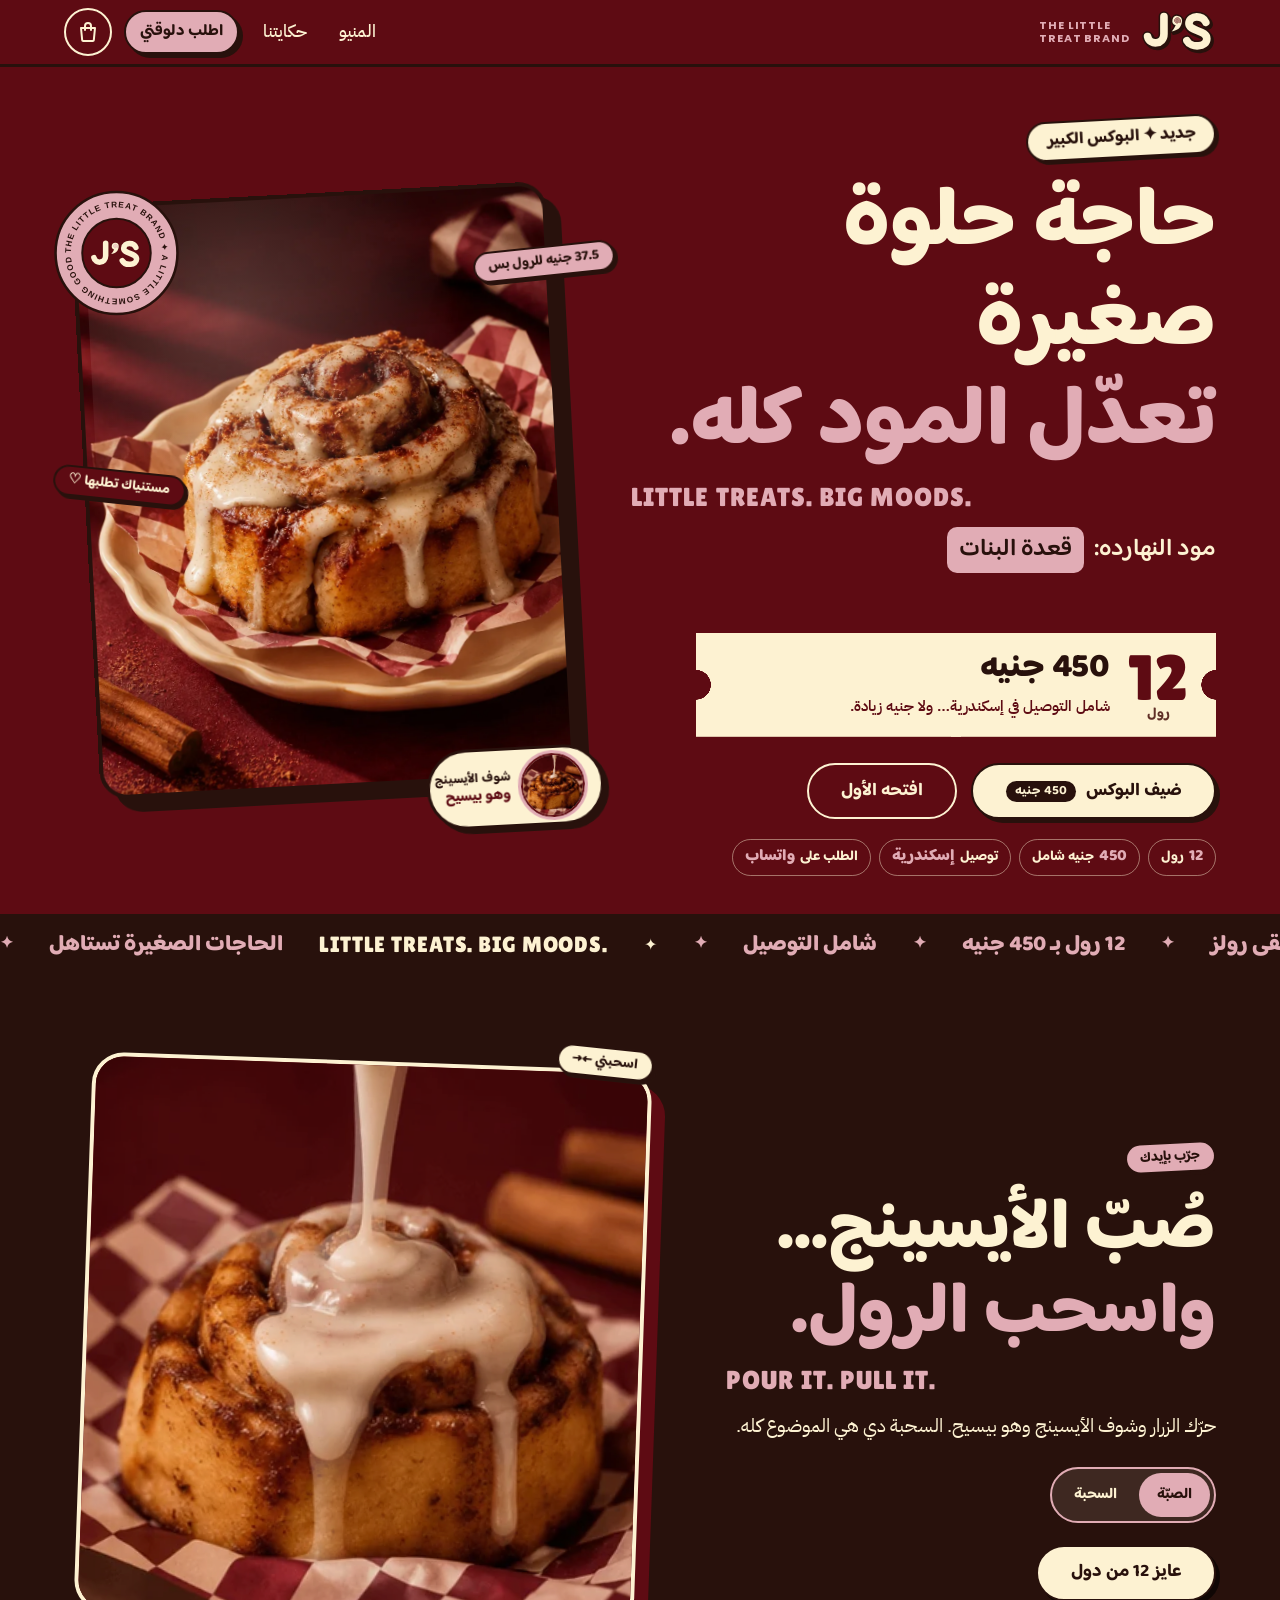
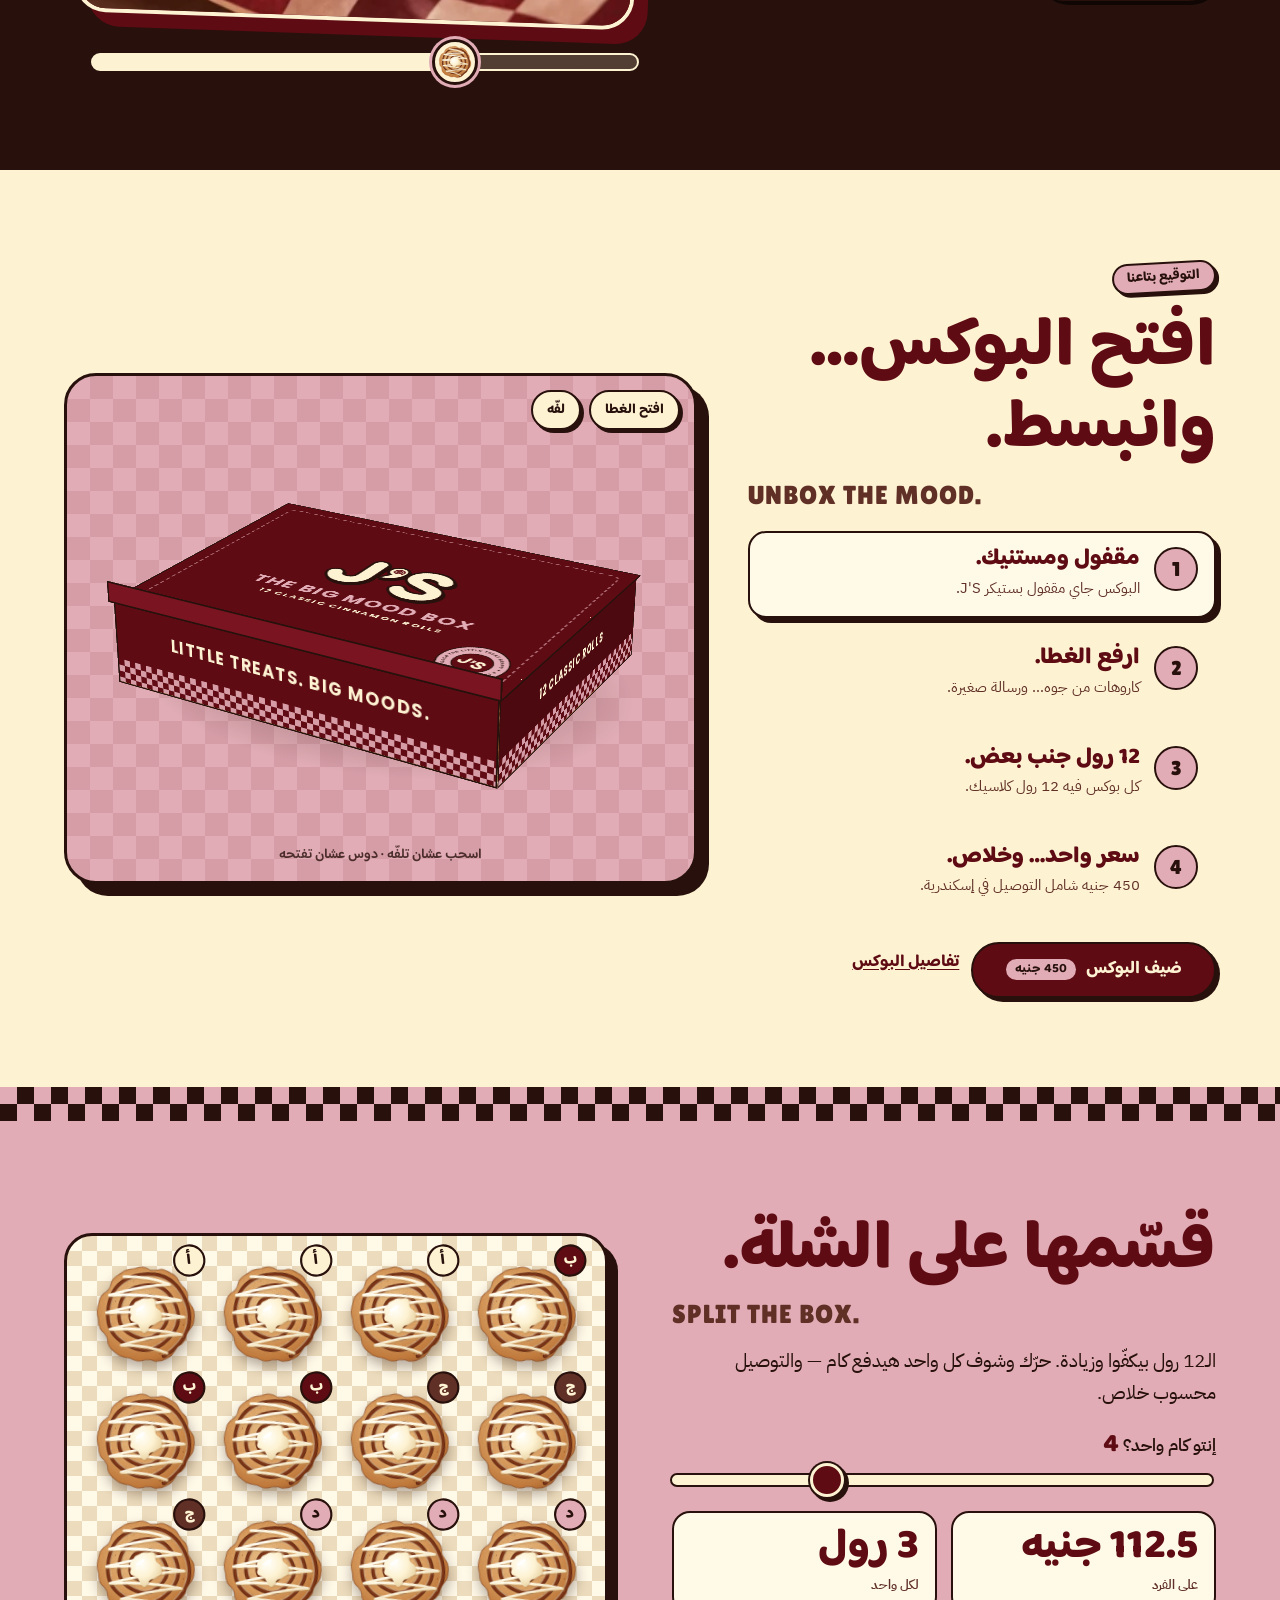
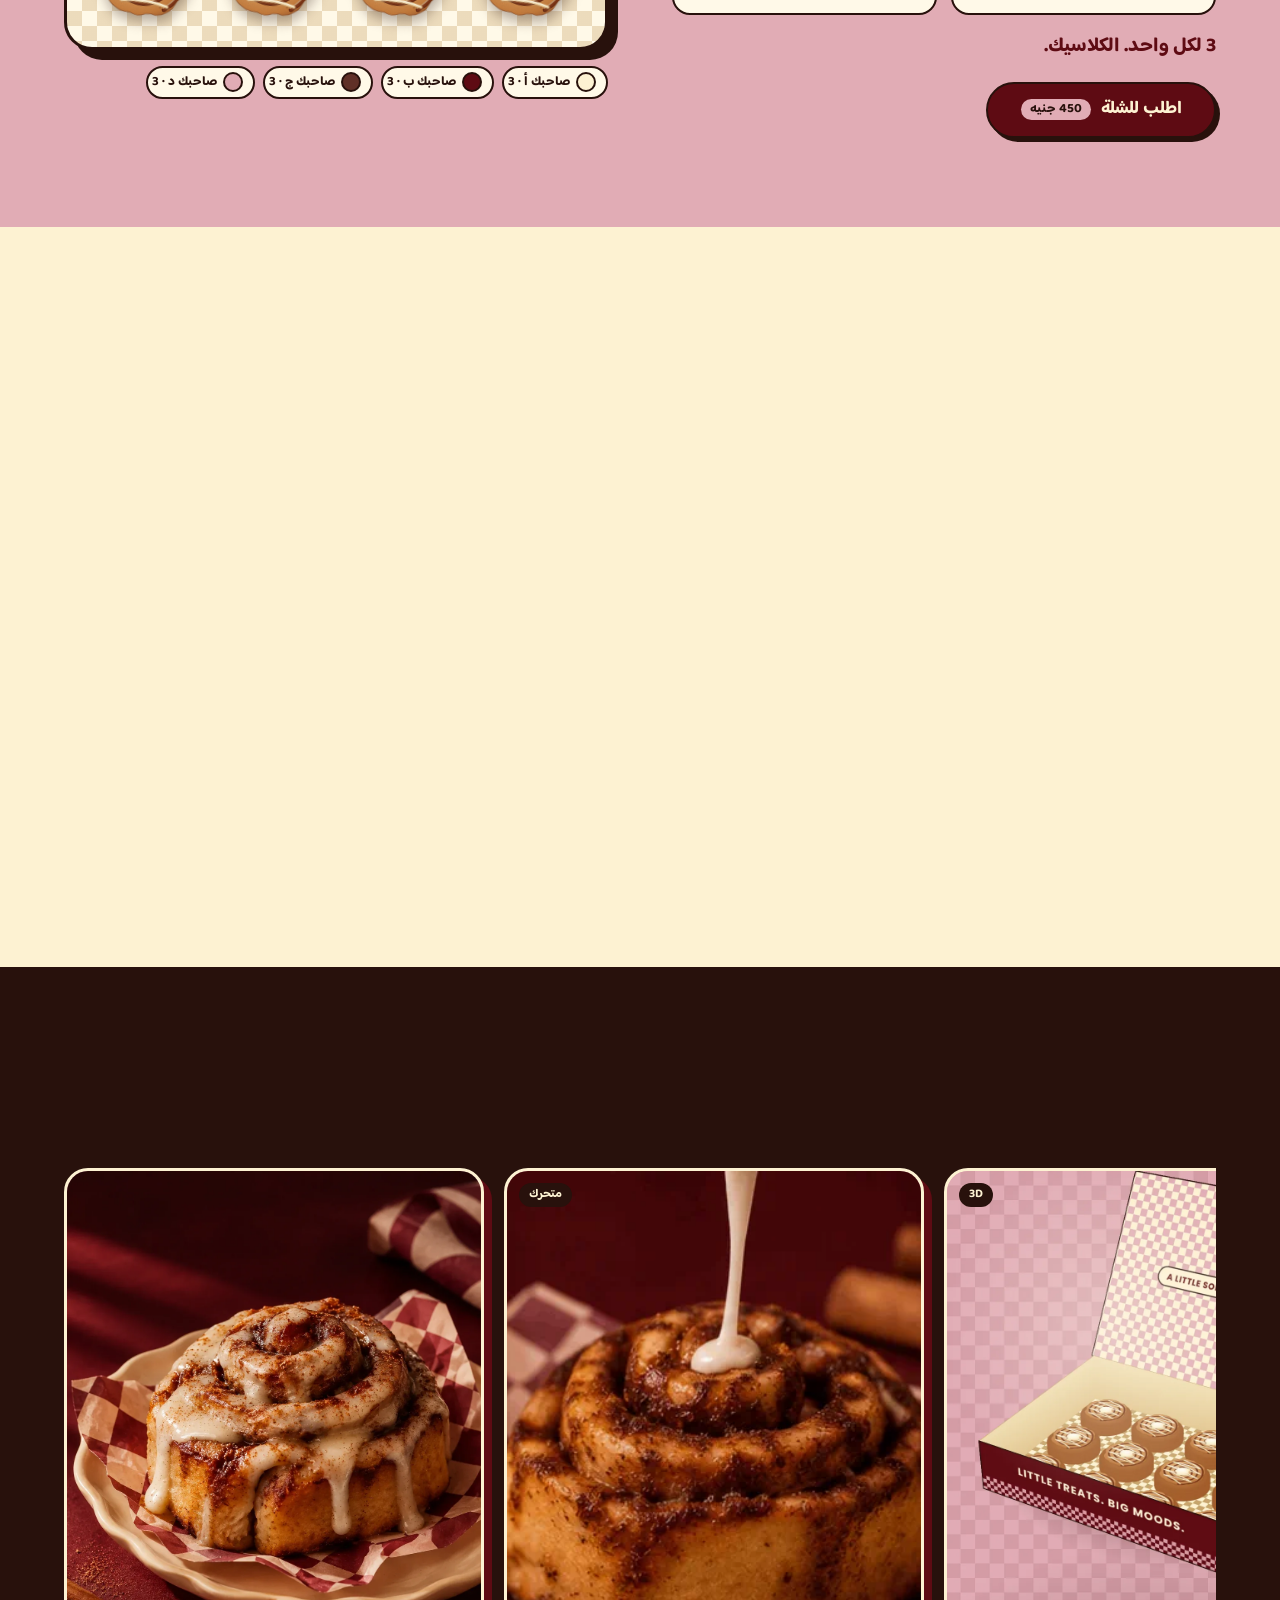
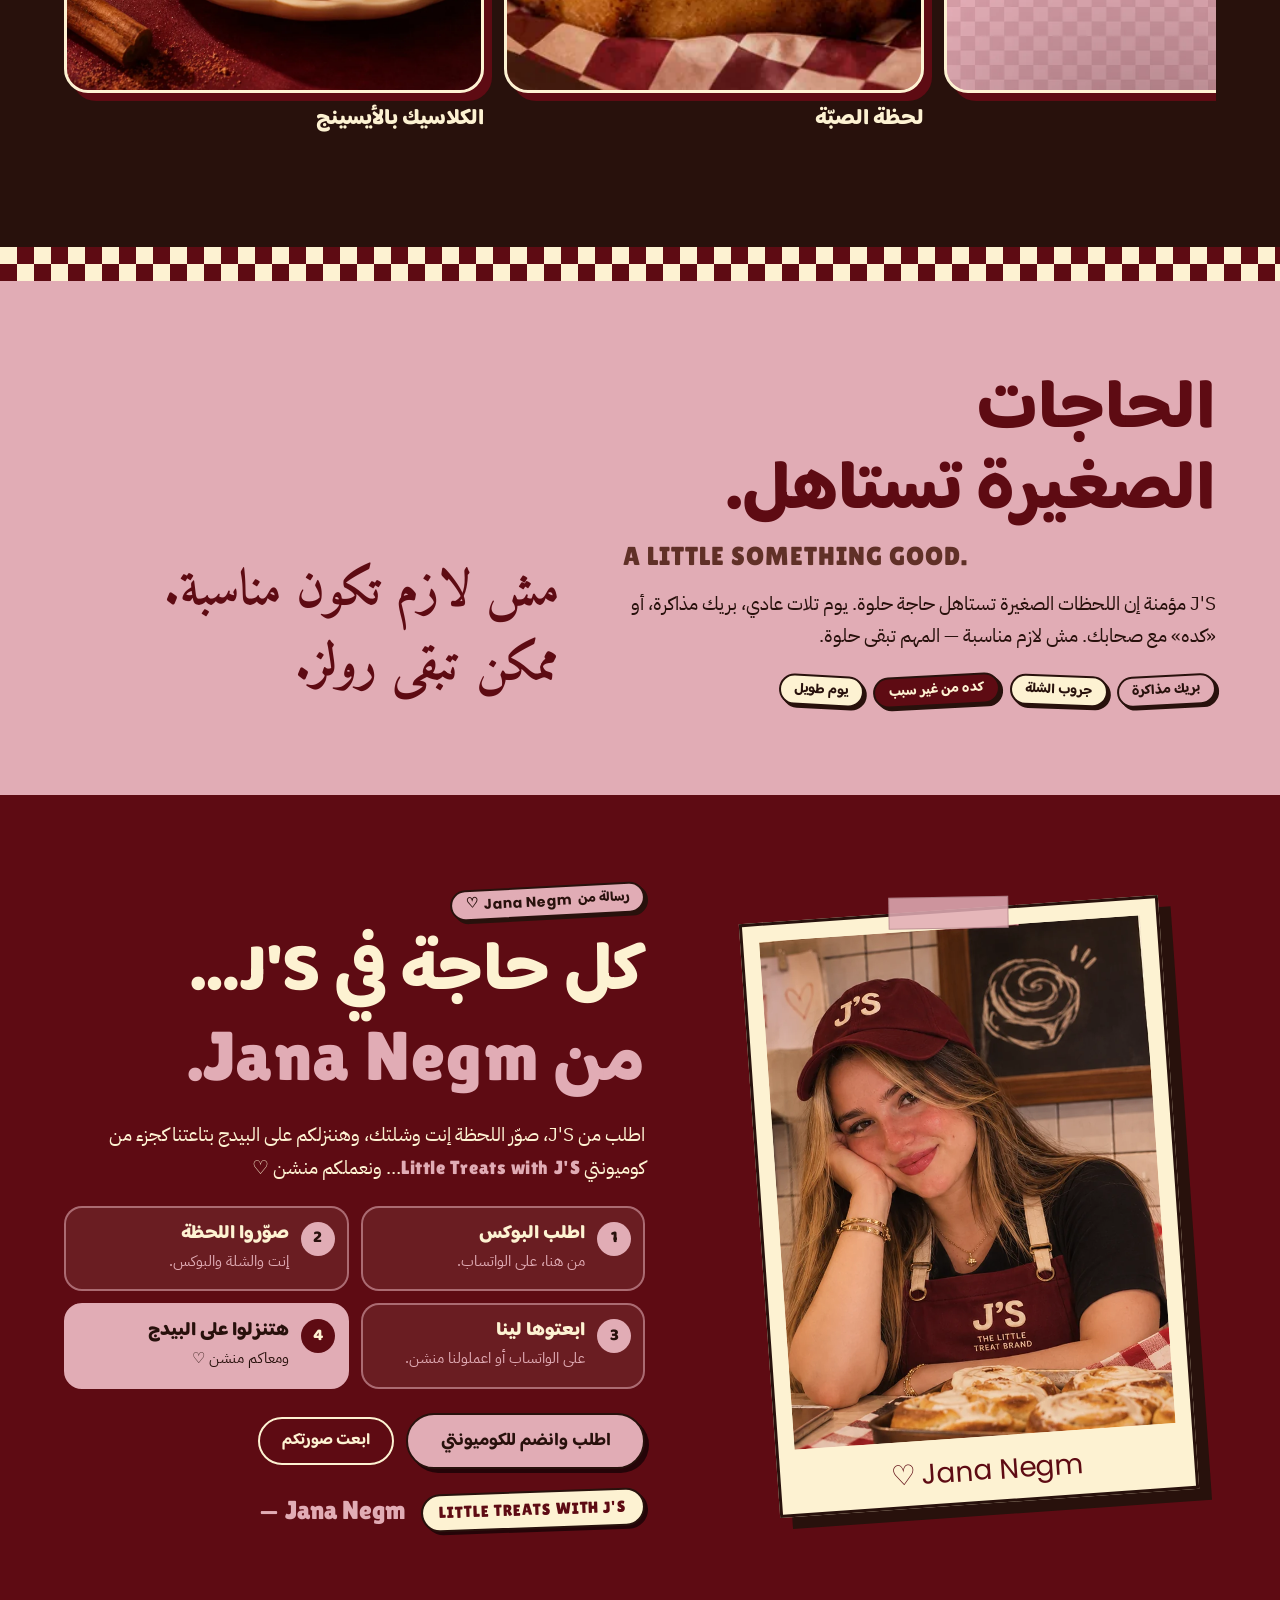
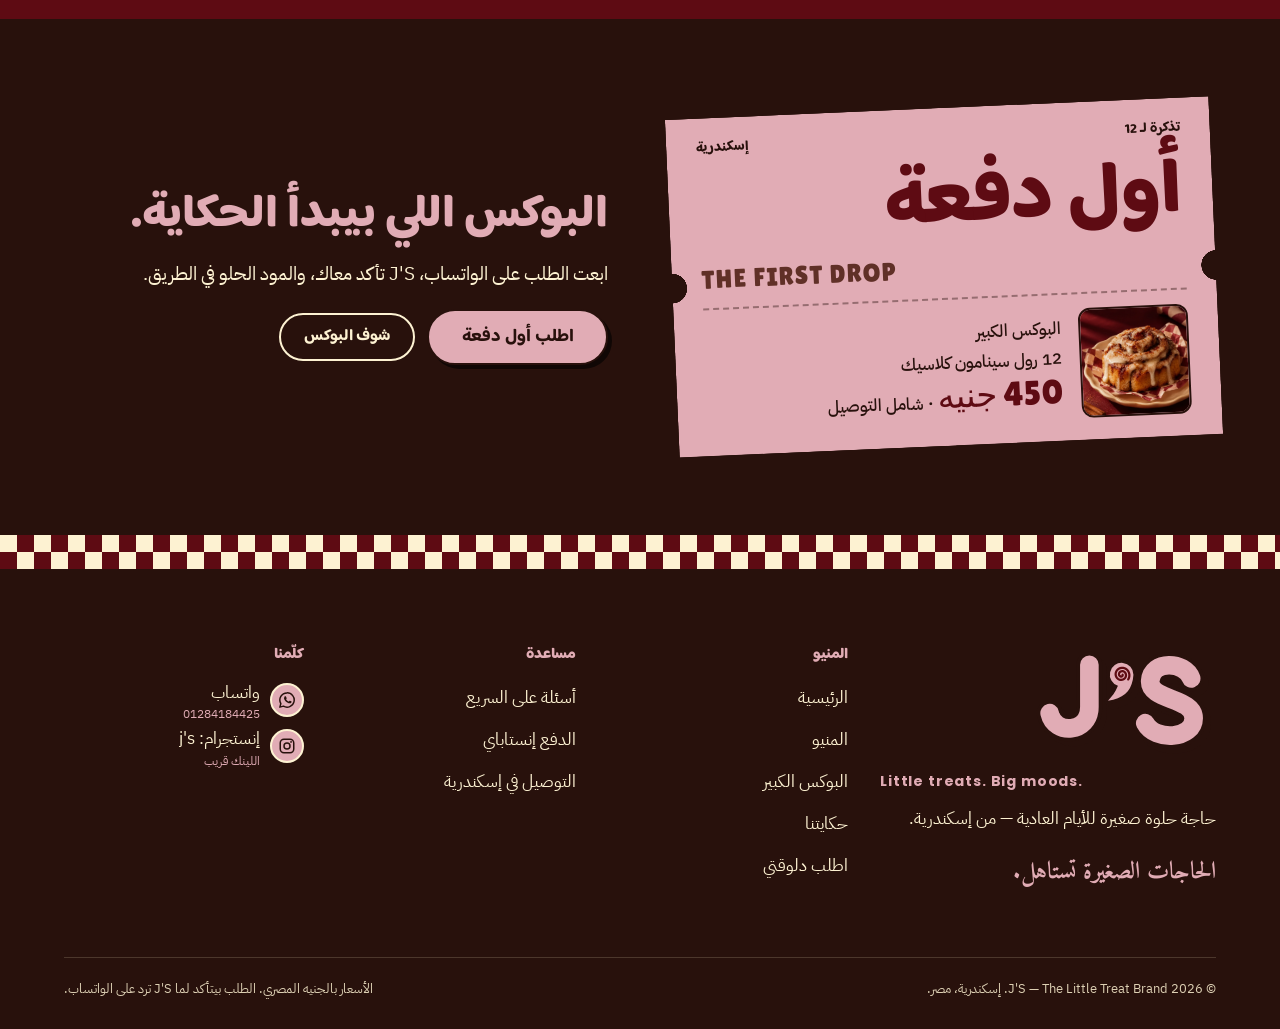
<file: index.html>
<!DOCTYPE html>
<html lang="ar" dir="rtl">
<head>
<meta charset="utf-8">
<meta name="viewport" content="width=device-width, initial-scale=1">
<title>J'S — حاجة حلوة صغيرة تعدّل المود كله</title>
<meta name="description" content="J'S — براند الحاجات الحلوة الصغيرة من إسكندرية. البوكس الكبير: 12 رول سينامون كلاسيك بـ 450 جنيه شامل التوصيل. اطلب على الواتساب.">
<meta name="theme-color" content="#5E0B13">
<meta property="og:title" content="J'S — البوكس الكبير · 12 رول بـ 450 جنيه شامل التوصيل">
<meta property="og:description" content="12 رول سينامون كلاسيك · 450 جنيه شامل التوصيل في إسكندرية · اطلب على الواتساب. Little treats. Big moods.">
<meta property="og:type" content="website">
<meta property="og:locale" content="ar_EG">
<meta property="og:image" content="assets/images/og-image.png">
<meta name="twitter:card" content="summary_large_image">
<link rel="icon" type="image/svg+xml" href="assets/brand/favicon.svg">
<link rel="apple-touch-icon" href="assets/brand/apple-touch-icon.png">
<link rel="manifest" href="site.webmanifest">
<link rel="preload" as="image" href="assets/photos/roll-hero.webp">
<link rel="preconnect" href="https://fonts.googleapis.com">
<link rel="preconnect" href="https://fonts.gstatic.com" crossorigin>
<link href="https://fonts.googleapis.com/css2?family=Amiri:wght@700&family=Baloo+Bhaijaan+2:wght@500;600;700;800&family=IBM+Plex+Sans+Arabic:wght@400;500;600;700&family=Lilita+One&family=Poppins:wght@500;600;700&display=swap" rel="stylesheet">
<link rel="stylesheet" href="css/styles.css">
<script type="application/ld+json">
{"@context":"https://schema.org","@type":"Bakery","name":"J'S","slogan":"Little treats. Big moods.","description":"براند الحاجات الحلوة الصغيرة. البوكس الكبير: 12 رول سينامون كلاسيك، والطلب على الواتساب.","telephone":"+201284184425","areaServed":{"@type":"City","name":"Alexandria, Egypt"},"currenciesAccepted":"EGP","makesOffer":{"@type":"Offer","name":"البوكس الكبير — 12 رول سينامون كلاسيك","price":"450","priceCurrency":"EGP"}}
</script>
</head>
<body>
<script>document.documentElement.classList.add('js')</script>
<a class="skip" href="#main" data-skip>روح للمحتوى</a>

<svg width="0" height="0" style="position:absolute" aria-hidden="true" focusable="false"><defs>
  <symbol id="i-bag" viewBox="0 0 24 24"><path d="M5 8h14l-1.2 12.1a1 1 0 0 1-1 .9H7.2a1 1 0 0 1-1-.9L5 8z" fill="none" stroke="currentColor" stroke-width="2" stroke-linejoin="round"/><path d="M9 10V6a3 3 0 0 1 6 0v4" fill="none" stroke="currentColor" stroke-width="2" stroke-linecap="round"/></symbol>
  <symbol id="i-wa" viewBox="0 0 24 24"><path d="M12 2.5a9.5 9.5 0 0 0-8.2 14.3L2.5 21.5l4.8-1.3A9.5 9.5 0 1 0 12 2.5z" fill="none" stroke="currentColor" stroke-width="2" stroke-linejoin="round"/><path d="M8.6 7.6c.3-.6.6-.6.9-.6h.6c.2 0 .4 0 .6.5l.8 1.9c.1.2.1.4 0 .6l-.5.7c-.1.2-.2.4 0 .6.4.7 1.5 2.1 3 2.7.3.1.5.1.6-.1l.7-.9c.2-.2.4-.2.6-.1l1.8.9c.3.1.4.3.4.5 0 .5-.2 1.4-1.2 1.9-.9.5-2.6.3-4.6-.9-2.4-1.5-3.7-3.6-4-4.4-.4-1.1-.2-2.2.3-2.8z" fill="currentColor"/></symbol>
  <symbol id="i-ig" viewBox="0 0 24 24"><rect x="3" y="3" width="18" height="18" rx="5" fill="none" stroke="currentColor" stroke-width="2"/><circle cx="12" cy="12" r="4" fill="none" stroke="currentColor" stroke-width="2"/><circle cx="17.4" cy="6.6" r="1.2" fill="currentColor"/></symbol>
  <symbol id="i-info" viewBox="0 0 24 24"><circle cx="12" cy="12" r="10" fill="none" stroke="currentColor" stroke-width="2"/><path d="M12 11v6M12 7.5v.5" stroke="currentColor" stroke-width="2.4" stroke-linecap="round"/></symbol>
  <symbol id="i-heart" viewBox="0 0 24 24"><path d="M12 20s-7-4.4-8.6-8.7C2.2 8 4.3 4.8 7.6 5.2c1.9.2 3.4 1.6 4.4 3.1 1-1.5 2.5-2.9 4.4-3.1 3.3-.4 5.4 2.8 4.2 6.1C19 15.6 12 20 12 20z" fill="currentColor"/></symbol>
  <symbol id="m-study" viewBox="0 0 24 24"><path d="M3 5.5c3-1.2 6-1 9 1 3-2 6-2.2 9-1V19c-3-1.2-6-1-9 1-3-2-6-2.2-9-1z M12 6.5V20" fill="none" stroke="currentColor" stroke-width="2" stroke-linejoin="round"/></symbol>
  <symbol id="m-girls" viewBox="0 0 24 24"><path d="M12 20s-7-4.4-8.6-8.7C2.2 8 4.3 4.8 7.6 5.2c1.9.2 3.4 1.6 4.4 3.1 1-1.5 2.5-2.9 4.4-3.1 3.3-.4 5.4 2.8 4.2 6.1C19 15.6 12 20 12 20z" fill="none" stroke="currentColor" stroke-width="2" stroke-linejoin="round"/></symbol>
  <symbol id="m-birthday" viewBox="0 0 24 24"><path d="M4 12h16v8H4z M6 12V9h12v3 M12 9V6 M12 3.5c1 1 1 2 0 2.5-1-.5-1-1.5 0-2.5z M4 16c2 1.5 4 1.5 5.3 0 1.4 1.5 4 1.5 5.4 0 1.3 1.5 3.3 1.5 5.3 0" fill="none" stroke="currentColor" stroke-width="2" stroke-linejoin="round" stroke-linecap="round"/></symbol>
  <symbol id="m-office" viewBox="0 0 24 24"><path d="M3 8h18v11H3z M8 8V5h8v3 M3 13h18" fill="none" stroke="currentColor" stroke-width="2" stroke-linejoin="round"/></symbol>
  <symbol id="m-justbecause" viewBox="0 0 24 24"><path d="M12 3l2.2 5.6L20 9.3l-4.4 3.9 1.3 5.8L12 16l-4.9 3 1.3-5.8L4 9.3l5.8-.7z" fill="none" stroke="currentColor" stroke-width="2" stroke-linejoin="round"/></symbol>
</defs></svg>

<header class="top">
  <a class="logo" href="#home" aria-label="J'S — الرئيسية"><img src="assets/brand/wordmark-sticker.svg" alt="J'S" width="74" height="46"><span class="desc en" lang="en" dir="ltr">The little<br>treat brand</span></a>
  <nav class="nav" id="nav" aria-label="القائمة">
    <a href="#rolls" data-nav="rolls">المنيو</a>
    <a href="#story" data-nav="story">حكايتنا</a>
    <a href="#order" class="btn" data-nav="order">اطلب دلوقتي</a>
  </nav>
  <button class="iconbtn" id="cartBtn" type="button" aria-label="افتح طلبك، 0 حاجة" aria-controls="drawer"><svg aria-hidden="true"><use href="#i-bag"/></svg><span class="count" id="cartCount" data-n="0" aria-hidden="true">0</span></button>
  <button class="iconbtn menubtn" id="menuBtn" type="button" aria-expanded="false" aria-controls="nav" aria-label="القائمة"><span></span></button>
</header>

<main id="main" tabindex="-1">

<!-- ================= الرئيسية ================= -->
<section class="view" data-view="home" aria-label="الرئيسية">
  <div class="band hero">
    <div class="wrap hero-grid">
      <div class="hero-copy reveal">
        <span class="sticker cream lg pop-in">جديد ✦ البوكس الكبير</span>
        <h1 data-bounce>حاجة حلوة صغيرة <br><span class="pk">تعدّل المود كله.</span></h1>
        <p class="kicker" lang="en" dir="ltr">LITTLE TREATS. BIG MOODS.</p>
        <p class="rotator" aria-live="off"><span>مود النهارده:</span> <span class="flip" id="rotAr">ليلة مذاكرة</span></p>
      </div>
      <div class="hero-pic reveal" id="heroPic">
        <div class="frame-tilt">
          <img class="photo" src="assets/photos/roll-hero.webp" alt="رول سينامون من J'S متغطية أيسينج على طبق ورق كاروهات" width="1086" height="1448" fetchpriority="high">
        </div>
        <img class="seal spin" src="assets/brand/seal.svg" alt="" width="200" height="200">
        <span class="sticker s1 float">37.5 جنيه للرول بس</span>
        <span class="sticker bur s2 float" style="animation-delay:-3s">مستنياك تطلبها ♡</span>
        <a class="bubble" href="#pour" aria-label="شوف الأيسينج وهو بيتصب"><img src="assets/photos/anim-pour.webp" alt="" width="414" height="414"><span>شوف الأيسينج<br><b>وهو بيسيح</b></span></a>
      </div>
      <div class="hero-buy reveal">
        <div class="offer"><div class="ticket"><span class="num">12<small>رول</small></span><b data-price-box>450 جنيه</b><span>شامل التوصيل في إسكندرية… ولا جنيه زيادة.</span></div></div>
        <div class="ctas">
          <button class="btn cream big" type="button" data-add="big-mood-box">ضيف البوكس <span class="tag" data-price-box>450 جنيه</span></button>
          <a class="btn ghost big" href="#unbox">افتحه الأول</a>
        </div>
        <ul class="facts-row" aria-label="على السريع">
          <li><b>12</b> رول</li><li><b>450</b> جنيه شامل</li><li>توصيل <b>إسكندرية</b></li><li>الطلب على <b>واتساب</b></li>
        </ul>
      </div>
    </div>
    <div class="marquee ar" aria-hidden="true" dir="ltr">
      <div class="track rev"><span>مش لازم تكون مناسبة</span><span>ممكن تبقى رولز</span><span>12 رول بـ 450 جنيه</span><span>شامل التوصيل</span><span class="en">LITTLE TREATS. BIG MOODS.</span><span>الحاجات الصغيرة تستاهل</span><span>مش لازم تكون مناسبة</span><span>ممكن تبقى رولز</span><span>12 رول بـ 450 جنيه</span><span>شامل التوصيل</span><span class="en">LITTLE TREATS. BIG MOODS.</span><span>الحاجات الصغيرة تستاهل</span></div>
    </div>
  </div>

  <!-- صُب واسحب -->
  <div class="band esp pour" id="pour">
    <div class="wrap pour-grid">
      <div class="reveal">
        <span class="sticker">جرّب بإيدك</span>
        <h2 data-bounce style="margin-top:16px">صُبّ الأيسينج… <span class="pk">واسحب الرول.</span></h2>
        <p class="kicker" lang="en" dir="ltr">POUR IT. PULL IT.</p>
        <p class="lede">حرّك الزرار وشوف الأيسينج وهو بيسيح. السحبة دي هي الموضوع كله.</p>
        <div class="tabs" role="tablist" aria-label="اختار اللحظة">
          <button type="button" role="tab" aria-selected="true" aria-controls="scrubStage" data-set="pour">الصبّة</button>
          <button type="button" role="tab" aria-selected="false" aria-controls="scrubStage" data-set="pull">السحبة</button>
        </div>
        <div class="buyrow" style="margin-top:22px"><button class="btn cream big" type="button" data-add="big-mood-box">عايز 12 من دول</button></div>
      </div>
      <div class="scrub reveal" id="scrubStage" role="tabpanel">
        <div class="frames" id="frames" role="img" aria-label="أيسينج بيتصب على رول سينامون من J'S"></div>
        <span class="sticker cream scrub-tag" id="scrubTag">اسحبني ←→</span>
        <div class="scrubbar" dir="ltr"><label for="scrub" class="sr">حرّك عشان تشغّل اللحظة</label><input type="range" id="scrub" min="0" max="800" step="1" value="0"></div>
      </div>
    </div>
  </div>

  <!-- افتح البوكس -->
  <div class="band unbox on-light" id="unbox">
    <div class="wrap unbox-grid">
      <div class="reveal">
        <span class="sticker">التوقيع بتاعنا</span>
        <h2 class="sec-title" data-bounce style="color:var(--bur);margin-top:16px">افتح البوكس… وانبسط.</h2>
        <p class="kicker dark" lang="en" dir="ltr">UNBOX THE MOOD.</p>
        <ol class="unbox-steps" id="unboxSteps">
          <li data-n="1" data-step="0" aria-current="step"><div><b>مقفول ومستنيك.</b><span>البوكس جاي مقفول بستيكر J'S.</span></div></li>
          <li data-n="2" data-step="1"><div><b>ارفع الغطا.</b><span>كاروهات من جوه… ورسالة صغيرة.</span></div></li>
          <li data-n="3" data-step="2"><div><b>12 رول جنب بعض.</b><span>كل بوكس فيه 12 رول كلاسيك.</span></div></li>
          <li data-n="4" data-step="3"><div><b>سعر واحد… وخلاص.</b><span><span data-price-box>450 جنيه</span> شامل التوصيل في إسكندرية.</span></div></li>
        </ol>
        <div class="buyrow"><button class="btn bur big" type="button" data-add="big-mood-box">ضيف البوكس <span class="tag" data-price-box>450 جنيه</span></button><a class="linkbtn" href="#big-mood-box" style="color:var(--bur)">تفاصيل البوكس</a></div>
      </div>
      <div class="stage reveal">
        <div class="controls"><button class="btn cream" type="button" id="lidBtn" aria-pressed="false">افتح الغطا</button><button class="btn cream" type="button" id="spinBtn">لفّه</button></div>
        <div id="box3d" dir="ltr"></div>
        <div class="pricecard hide" id="priceCard" aria-hidden="true"><div class="ticket"><b data-price-box>450 جنيه</b><small>12 رول · شامل التوصيل</small></div></div>
      </div>
    </div>
  </div>

  <div class="strip" aria-hidden="true"></div>

  <!-- قسّمها -->
  <div class="band blush split" id="split">
    <div class="wrap split-grid">
      <div class="reveal">
        <h2 data-bounce>قسّمها على الشلة.</h2>
        <p class="kicker dark" lang="en" dir="ltr">SPLIT THE BOX.</p>
        <p class="lede">الـ12 رول بيكفّوا وزيادة. حرّك وشوف كل واحد هيدفع كام — والتوصيل محسوب خلاص.</p>
        <div class="slider">
          <label for="friends">إنتو كام واحد؟ <span class="val" id="friendsVal">4</span></label>
          <input type="range" id="friends" dir="ltr" min="1" max="12" step="1" value="4" aria-describedby="splitOut">
        </div>
        <div class="split-out" id="splitOut" aria-live="polite">
          <div><b id="perPerson">112.5 جنيه</b><span>على الفرد</span></div>
          <div><b id="perRolls">3 رول</b><span>لكل واحد</span></div>
        </div>
        <button class="btn bur big" type="button" data-add="big-mood-box" data-occasion-from="split">اطلب للشلة <span class="tag" data-price-box>450 جنيه</span></button>
      </div>
      <div class="reveal">
        <div class="tray" id="tray" dir="ltr" role="img" aria-label="12 رول متقسمين على الصحاب"></div>
        <ul class="legend" id="legend"></ul>
      </div>
    </div>
  </div>

  <!-- المود -->
  <div class="band cream moods on-light" id="moods">
    <div class="wrap">
      <div class="moods-head reveal">
        <div>
          <h2 data-bounce>إيه المود النهارده؟</h2>
          <p class="lede" style="color:var(--coffee)">اختار المود، وهنكتبه في ملاحظة الطلب عشان J'S تعرف البوكس رايح فين.</p>
        </div>
        <figure class="same-roll"><img src="assets/photos/anim-same-roll.webp" alt="نفس رول J'S بأكتر من مود" width="508" height="336" loading="lazy"><figcaption>نفس الرول… بمود مختلف. <span class="en" lang="en" dir="ltr">Same roll. Different mood.</span></figcaption></figure>
      </div>
      <div class="mood-grid reveal" id="moodGrid"></div>
    </div>
  </div>

  <!-- التفاصيل -->
  <div class="band esp" id="gallery">
    <div class="wrap">
      <div class="gallery-head reveal"><div><h2 data-bounce style="color:var(--blush)">التفاصيل هي اللي بتفرق.</h2></div><div class="gal-nav" dir="ltr"><button type="button" id="galPrev" aria-label="الصورة اللي قبلها">←</button><button type="button" id="galNext" aria-label="الصورة اللي بعدها">→</button></div></div>
      <div class="gallery" id="galleryTrack" dir="ltr" tabindex="0" aria-label="صور المنتج"></div>
    </div>
  </div>

  <div class="strip cb" aria-hidden="true"></div>

  <!-- حكاية البراند -->
  <div class="band blush">
    <div class="wrap story reveal">
      <div>
        <h2 data-bounce>الحاجات الصغيرة تستاهل.</h2>
        <p class="kicker dark" lang="en" dir="ltr">A LITTLE SOMETHING GOOD.</p>
        <p class="lede" style="margin-top:18px">J'S مؤمنة إن اللحظات الصغيرة تستاهل حاجة حلوة. يوم تلات عادي، بريك مذاكرة، أو «كده» مع صحابك. مش لازم مناسبة — المهم تبقى حلوة.</p>
        <div class="chips"><span class="sticker">بريك مذاكرة</span><span class="sticker cream" style="transform:rotate(2deg)">جروب الشلة</span><span class="sticker bur">كده من غير سبب</span><span class="sticker cream" style="transform:rotate(3deg)">يوم طويل</span></div>
      </div>
      <div>
        <p class="ar-big ar-display">مش لازم تكون مناسبة.<br>ممكن تبقى رولز.</p>
      </div>
    </div>
  </div>

  <div class="band bur" id="jana"><div class="wrap founder reveal" data-founder></div></div>

  <div class="band esp" id="first-drop" style="overflow:hidden">
    <div class="wrap drop reveal">
      <div class="ticket blush big-ticket">
        <div class="bt-top"><span>تذكرة لـ 12</span><span>إسكندرية</span></div>
        <h2>أول دفعة</h2>
        <p class="kicker dark" lang="en" dir="ltr" style="margin:0">THE FIRST DROP</p>
        <div class="perf"></div>
        <div class="bt-row"><img src="assets/photos/roll-hero.webp" alt="" width="110" height="146" style="border-radius:12px;border:2px solid var(--esp);object-fit:cover;height:110px"><p>البوكس الكبير<br>12 رول سينامون كلاسيك<br><span class="bt-price" data-price-box>450 جنيه</span> · شامل التوصيل</p></div>
      </div>
      <div class="drop-copy">
        <h3>البوكس اللي بيبدأ الحكاية.</h3>
        <p style="font-size:19px">ابعت الطلب على الواتساب، J'S تأكد معاك، والمود الحلو في الطريق.</p>
        <div id="dropFacts"></div>
        <div class="buyrow"><a class="btn big" href="#order">اطلب أول دفعة</a><a class="btn ghost" href="#big-mood-box">شوف البوكس</a></div>
      </div>
    </div>
  </div>
</section>

<!-- ================= المنيو ================= -->
<section class="view" data-view="rolls" aria-labelledby="rollsTitle">
  <div class="band bur pagehead">
    <div class="wrap"><span class="sticker cream">المنيو</span><h1 id="rollsTitle" data-bounce style="margin-top:16px">بوكس واحد… ومود كبير.</h1><p class="kicker" lang="en" dir="ltr">THE ROLLS</p><p>بنبدأ ببوكس واحد مميز. اختار العدد، ابعت الطلب على الواتساب، وJ'S تكمّل معاك.</p></div>
    <img class="seal spin" src="assets/brand/seal.svg" alt="" width="170" height="170">
  </div>
  <div class="band cream on-light"><div class="wrap" id="menuSlot"></div></div>
  <div class="strip cb" aria-hidden="true"></div>
  <div class="band blush">
    <div class="wrap">
      <h2 class="sec-title" style="color:var(--bur)">لسه جاية… استنونا.</h2>
      <p class="lede">دول لسه مش في المنيو، فمش متاحين للطلب.</p>
      <div class="later" id="laterSlot"></div>
    </div>
  </div>
</section>

<!-- ================= صفحة المنتج ================= -->
<section class="view" data-view="product" aria-label="تفاصيل المنتج">
  <div class="band cream on-light"><div class="wrap" id="detailSlot"></div></div>
</section>

<!-- ================= حكايتنا ================= -->
<section class="view" data-view="story" aria-labelledby="storyTitle">
  <div class="band bur pagehead">
    <div class="wrap"><span class="sticker cream">حكايتنا</span><h1 id="storyTitle" data-bounce style="margin-top:16px">إحنا مش مخبز… إحنا مود.</h1><p class="kicker" lang="en" dir="ltr">NOT A BAKERY. A MOOD.</p><p>J'S براند للحاجات الحلوة الصغيرة اللي بتعدّي اليوم — بتهزر، شيك، ومعمولة عشان تتقسم. بتبدأ ببوكس واحد وهتكبر.</p></div>
    <img class="seal spin" src="assets/brand/seal.svg" alt="" width="170" height="170">
  </div>
  <div class="band cream on-light">
    <div class="wrap story">
      <div class="reveal">
        <h2>الحاجات الصغيرة تستاهل.</h2>
        <p class="lede" style="margin-top:22px">الأيام العادية تستاهل حاجة حلوة برده. J'S موجودة للّحظات اللي في النص — سهرة مذاكرة، صاحبتك اللي محتاجة تتبسط، أو خميس كان محتاج مكسب صغير. من غير مناسبة.</p>
        <p class="lede">بنبدأ بالرول الكلاسيك، 12 في البوكس، وناويين نكبر لحلويات وسناكس وبوكسات للمشاركة وحاجات للاحتفالات — تريت ورا التاني.</p>
      </div>
      <div class="reveal"><p class="ar-big ar-display">مش لازم تكون مناسبة.<br>ممكن تبقى رولز.</p></div>
    </div>
  </div>
  <div class="band esp">
    <div class="wrap drop reveal">
      <figure class="same-roll big" style="margin:0"><img src="assets/photos/anim-storyboard.webp" alt="رول J'S بيتحط عليها أيسينج وبتتقطع" width="474" height="355" loading="lazy"></figure>
      <div>
        <h2 class="sec-title" style="color:var(--blush)">J'S عاملة إزاي؟</h2>
        <div class="chips" style="gap:12px"><span class="sticker lg">رايقة</span><span class="sticker cream lg" style="transform:rotate(3deg)">بتهزر</span><span class="sticker bur lg">شيك</span><span class="sticker cream lg" style="transform:rotate(-5deg)">بتاعة شلة</span><span class="sticker lg" style="transform:rotate(2deg)">على راحتها</span><span class="sticker bur lg" style="transform:rotate(4deg)">دافية</span><span class="sticker cream lg">واثقة</span></div>
      </div>
    </div>
  </div>
  <div class="band bur"><div class="wrap founder reveal" data-founder></div></div>
  <div class="band cream on-light">
    <div class="wrap drop reveal">
      <div class="pd-main"><img src="assets/images/box-closed.webp" alt="البوكس الكبير مقفول" loading="lazy" width="1000" height="1250" style="object-position:50% 40%"></div>
      <div><h2 class="sec-title" style="color:var(--bur)">اللي جاي أحلى.</h2><p class="lede">بوكس صغير، طعمات جديدة، وحاجات للاحتفالات على الليستة. هتنزل في المنيو لما تبقى جاهزة للطلب — مش قبل كده.</p><div class="buyrow"><a class="btn bur big" href="#rolls">شوف المنيو</a><a class="btn big" href="#order">اطلب دلوقتي</a></div></div>
    </div>
  </div>
</section>

<!-- ================= الطلب ================= -->
<section class="view" data-view="order" aria-labelledby="orderTitle">
  <div class="band bur pagehead">
    <div class="wrap"><span class="sticker cream">الطلب والأسئلة</span><h1 id="orderTitle" data-bounce style="margin-top:16px">اطلب دلوقتي.</h1><p class="kicker" lang="en" dir="ltr">ORDER NOW</p><p>جهّز طلبك هنا وابعته لـ J'S على الواتساب. الطلب بيفضل «طلب» لحد ما J'S تأكده معاك.</p></div>
    <img class="seal spin" src="assets/brand/seal.svg" alt="" width="170" height="170">
  </div>
  <div class="band blush" style="padding-block:36px">
    <ol class="wrap steps" aria-label="الطلب ماشي إزاي">
      <li><b>ضيف البوكس</b><span>اختار عدد البوكسات.</span></li>
      <li><b>ابعت على الواتساب</b><span>اكتب بياناتك ودوس كمّل على الواتساب.</span></li>
      <li><b>J'S تأكد</b><span>التوفر وميعاد التوصيل.</span></li>
      <li><b>ادفع إنستاباي</b><span>حوّل وابعت السكرين… وخلاص.</span></li>
    </ol>
  </div>

  <div class="band cream on-light" id="checkout-area">
    <div class="wrap checkout">
      <div>
        <div class="panel" id="formPanel">
          <h2>بياناتك</h2>
          <p class="note">الخانات المطلوبة بتساعد J'S تأكد التوصيل في إسكندرية.</p>
          <form id="checkout" novalidate>
            <fieldset>
              <legend class="sr">بيانات التواصل والتوصيل</legend>
              <div class="row2">
                <div class="field"><label for="f-name">الاسم بالكامل <span class="req">مطلوب</span></label><input id="f-name" name="name" autocomplete="name" required maxlength="80" aria-describedby="e-name"><p class="err" id="e-name"></p></div>
                <div class="field"><label for="f-phone">رقم الموبايل <span class="req">مطلوب</span></label><input id="f-phone" name="phone" type="tel" dir="ltr" inputmode="tel" autocomplete="tel" placeholder="01xxxxxxxxx" required maxlength="20" aria-describedby="h-phone e-phone"><p class="hint" id="h-phone">رقم مصري، ويفضّل يكون رقم الواتساب.</p><p class="err" id="e-phone"></p></div>
              </div>
              <div class="row2">
                <div class="field"><label for="f-city">المدينة</label><input id="f-city" name="city" value="إسكندرية" readonly></div>
                <div class="field" id="areaField"><label for="f-area">المنطقة <span class="req">مطلوب</span></label><input id="f-area" name="area" autocomplete="address-level3" required maxlength="80" placeholder="منطقتك في إسكندرية" aria-describedby="e-area"><p class="err" id="e-area"></p></div>
              </div>
              <div class="field"><label for="f-address">العنوان بالتفصيل <span class="req">مطلوب</span></label><textarea id="f-address" name="address" autocomplete="street-address" required maxlength="300" placeholder="الشارع، رقم العمارة، الدور، الشقة، علامة مميزة" aria-describedby="e-address"></textarea><p class="err" id="e-address"></p></div>
            </fieldset>
            <fieldset class="field">
              <legend class="lbl">المود إيه؟ <span class="opt">(اختياري)</span></legend>
              <div class="pills" id="occasionPills"></div>
            </fieldset>
            <label class="toggle"><input type="checkbox" id="f-gift" name="gift"> هدية لحد تاني؟</label>
            <div id="giftFields" hidden>
              <div class="row2">
                <div class="field"><label for="f-rname">اسمه <span class="req">مطلوب</span></label><input id="f-rname" name="rname" maxlength="80" aria-describedby="e-rname"><p class="err" id="e-rname"></p></div>
                <div class="field"><label for="f-rphone">رقمه <span class="req">مطلوب</span></label><input id="f-rphone" name="rphone" type="tel" dir="ltr" inputmode="tel" placeholder="01xxxxxxxxx" maxlength="20" aria-describedby="e-rphone"><p class="err" id="e-rphone"></p></div>
              </div>
              <p class="hint">اكتب عنوانه فوق. J'S هتأكد تفاصيل الهدية معاك على الواتساب.</p>
            </div>
            <label class="toggle"><input type="checkbox" id="f-community" name="community"> عايزين نتنزل على البيدج مع كوميونتي <span class="en" lang="en" dir="ltr">Little Treats with J'S</span></label>
            <div id="communityFields" hidden>
              <div class="field"><label for="f-insta">إنستجرام بتاعك <span class="opt">(عشان نعملك منشن)</span></label><input id="f-insta" name="insta" dir="ltr" maxlength="40" placeholder="@username"></div>
              <p class="hint">بعد ما البوكس يوصل، صوّروا اللحظة وابعتوها لـ J'S على الواتساب.</p>
            </div>
            <div class="field"><label for="f-notes">ملاحظات <span class="opt">(اختياري)</span></label><textarea id="f-notes" name="notes" maxlength="300" placeholder="عايز تقول لـ J'S حاجة؟" aria-describedby="h-notes"></textarea><p class="hint" id="h-notes">عندك حساسية من حاجة؟ اكتبها هنا واسأل J'S قبل ما تطلب.</p></div>
            <p class="formerr" id="formErr" role="alert"></p>
            <div class="buyrow" style="margin-top:20px"><button class="btn bur big" type="submit">راجع الطلب</button></div>
          </form>
        </div>

        <div class="panel" id="reviewPanel" hidden tabindex="-1" aria-labelledby="reviewTitle">
          <h2 id="reviewTitle">راجع طلبك</h2>
          <p>دي بالظبط الرسالة اللي هتتبعت لـ J'S على الواتساب. لسه مفيش حاجة اتأكدت أو اتدفعت.</p>
          <div class="msgprev" id="msgPreview"></div>
          <div class="buyrow">
            <a class="btn bur big" id="waLink" href="https://wa.me/201284184425" target="_blank" rel="noopener"><svg width="22" height="22" aria-hidden="true"><use href="#i-wa"/></svg>كمّل على الواتساب</a>
            <button class="btn cream" type="button" id="editBtn">عدّل البيانات</button>
          </div>
          <div id="sentNote" hidden role="status" style="margin-top:18px">
            <div class="callout ok"><svg aria-hidden="true"><use href="#i-info"/></svg><div>
              <p><b>الواتساب المفروض فتح والطلب مكتوب — دوس إرسال هناك.</b> الطلب مش متأكد غير لما J'S ترد عليك بالتوفر وميعاد التوصيل.</p>
              <p style="margin-top:8px">مفتحش؟ ابعت لـ <a href="https://wa.me/201284184425" target="_blank" rel="noopener" dir="ltr">01284184425</a> على الواتساب والزق الطلب. <button class="linkbtn" type="button" id="copyMsg">انسخ الطلب</button> · <button class="linkbtn" type="button" id="newOrder">ابدأ طلب جديد</button></p>
            </div></div>
          </div>
        </div>
      </div>
      <aside class="summary" aria-labelledby="sumTitle">
        <div class="panel"><h2 id="sumTitle">طلبك</h2><div id="summarySlot"></div></div>
        <div class="callout cream" style="margin-top:18px"><svg aria-hidden="true"><use href="#i-info"/></svg><p data-delivery-text>التوصيل متاح في إسكندرية.</p></div>
      </aside>
    </div>
  </div>

  <div class="band bur" id="payment">
    <div class="wrap pay">
      <div>
        <span class="sticker cream">الدفع</span>
        <h2 class="sec-title" style="margin-top:16px">الدفع إنستاباي.</h2>
        <p>J'S بتاخد التحويل على إنستاباي وبتراجعه بنفسها. مفيش دفع على الموقع ومفيش أي حاجة بتتخصم أوتوماتيك.</p>
        <div class="callout" style="margin-top:20px"><svg aria-hidden="true"><use href="#i-info"/></svg><p>متحوّلش غير بعد ما J'S تأكد طلبك على الواتساب.</p></div>
      </div>
      <div>
        <ol>
          <li><span>أكّد طلبك مع J'S على الواتساب.</span></li>
          <li><span>هيوصلك المبلغ النهائي وتعليمات الدفع.</span></li>
          <li><span>حوّل على إنستاباي للرقم اللي J'S أكدته.</span></li>
          <li><span>ابعت سكرين التحويل على الواتساب.</span></li>
          <li><span>J'S تراجع التحويل بنفسها وتأكد الطلب.</span></li>
        </ol>
        <div style="margin-top:20px">
          <button class="btn wrap-ok" type="button" id="revealPay" aria-expanded="false" aria-controls="payDetails">J'S أكدت طلبي — وريني بيانات إنستاباي</button>
          <div id="payDetails" hidden>
            <div class="alias"><div><small>رقم إنستاباي</small><br><b id="aliasText" dir="ltr">01284184425</b></div><button class="btn cream" type="button" id="copyAlias">انسخ</button></div>
            <p class="note" id="copyState" role="status"></p>
            <p class="note">بعد التحويل ابعت السكرين لـ J'S على الواتساب. الطلب بيتأكد لما J'S تراجعه.</p>
          </div>
        </div>
      </div>
    </div>
  </div>

  <div class="band cream on-light" id="faq">
    <div class="wrap faqgrid">
      <div><h2 class="sec-title" style="color:var(--bur)">أسئلة على السريع.</h2><p class="lede">لسه عندك سؤال؟ كلّم J'S على الواتساب <a href="https://wa.me/201284184425" target="_blank" rel="noopener" dir="ltr">01284184425</a>.</p></div>
      <div class="faq" id="faqSlot"></div>
    </div>
  </div>
</section>
</main>

<div class="strip cb" aria-hidden="true"></div>
<footer class="foot">
  <div class="wrap">
    <div class="foot-grid">
      <div class="brand">
        <img src="assets/brand/wordmark-sticker-blush.svg" alt="J'S" width="180" height="112">
        <p class="desc en" lang="en" dir="ltr">Little treats. Big moods.</p>
        <p style="max-width:34ch">حاجة حلوة صغيرة للأيام العادية — من إسكندرية.</p>
        <p class="ar-display" style="font-size:24px;color:var(--blush)">الحاجات الصغيرة تستاهل.</p>
      </div>
      <div><h3>المنيو</h3><ul><li><a href="#home">الرئيسية</a></li><li><a href="#rolls">المنيو</a></li><li><a href="#big-mood-box">البوكس الكبير</a></li><li><a href="#story">حكايتنا</a></li><li><a href="#order">اطلب دلوقتي</a></li></ul></div>
      <div><h3>مساعدة</h3><ul><li><a href="#faq">أسئلة على السريع</a></li><li><a href="#payment">الدفع إنستاباي</a></li><li><a href="#checkout-area">التوصيل في إسكندرية</a></li></ul></div>
      <div><h3>كلّمنا</h3><ul>
        <li><a href="https://wa.me/201284184425" target="_blank" rel="noopener"><span class="ico"><svg aria-hidden="true"><use href="#i-wa"/></svg></span><span>واتساب<small dir="ltr">01284184425</small></span></a></li>
        <li id="igSlot"><span class="soon"><span class="ico"><svg aria-hidden="true"><use href="#i-ig"/></svg></span><span>إنستجرام: j's<small>اللينك قريب</small></span></span></li>
      </ul></div>
    </div>
    <div class="legal"><span>© <span id="year">2026</span> J'S — The Little Treat Brand. إسكندرية، مصر.</span><span>الأسعار بالجنيه المصري. الطلب بيتأكد لما J'S ترد على الواتساب.</span></div>
  </div>
</footer>

<div class="mbar" id="mbar"><p><b>البوكس الكبير</b><br><span data-price-box>450 جنيه</span> · شامل التوصيل</p><button class="btn" type="button" id="mbarBtn">ضيف البوكس</button></div>
<div class="scrim" id="scrim" hidden></div>
<aside class="drawer" id="drawer" role="dialog" aria-modal="true" aria-labelledby="drawerTitle" hidden>
  <div class="drawer-head"><h2 id="drawerTitle">طلبك</h2><button class="xbtn" type="button" id="drawerClose" aria-label="اقفل الطلب">×</button></div>
  <div class="drawer-body" id="drawerBody"></div>
  <div class="drawer-foot" id="drawerFoot"></div>
</aside>
<div class="toast" id="toast" role="status" aria-live="polite"><p id="toastMsg"></p><button class="btn" type="button" id="toastView">شوف طلبك</button></div>
<div class="burst-layer" id="burst" aria-hidden="true"></div>
<details class="setup" id="setup" hidden><summary id="setupSum">Owner setup</summary><div class="box" id="setupBox"></div></details>

<script src="js/config.js"></script>
<script src="js/box3d.js"></script>
<script src="js/app.js"></script>
</body>
</html>
</file>
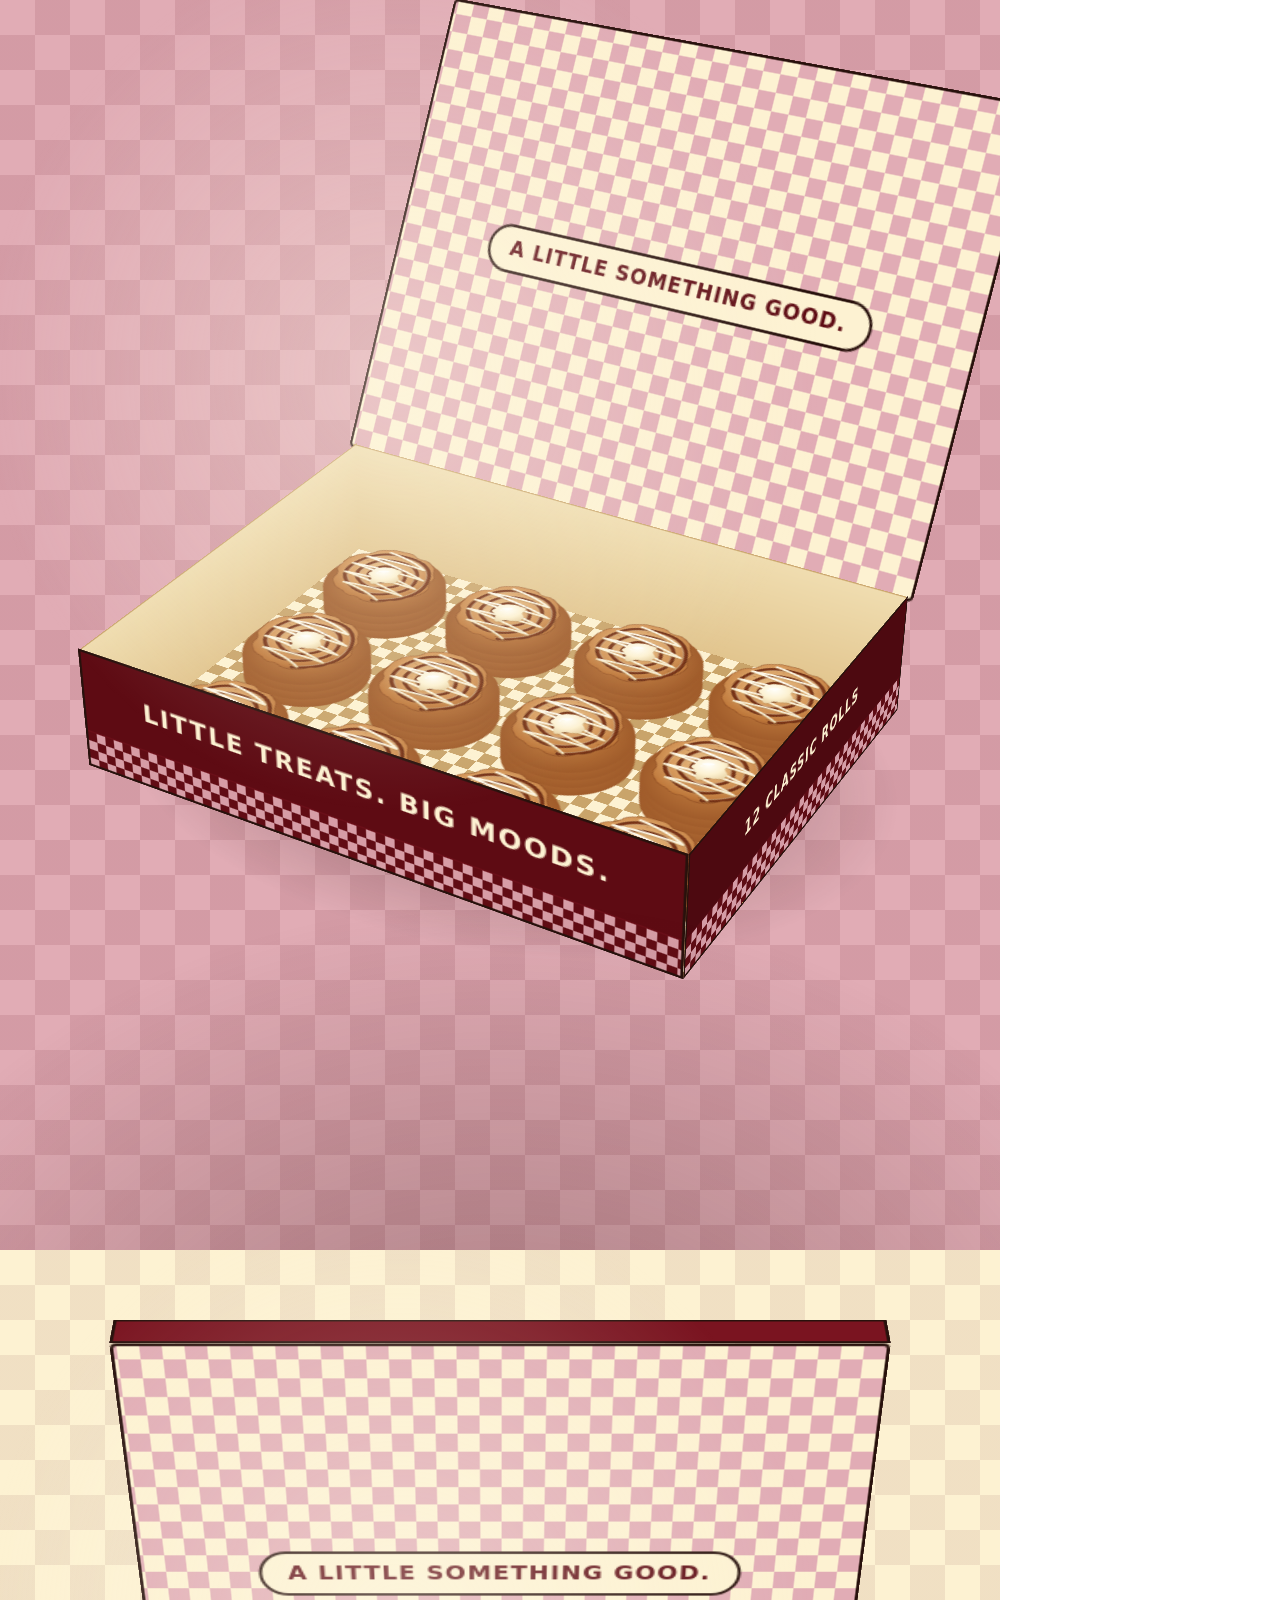
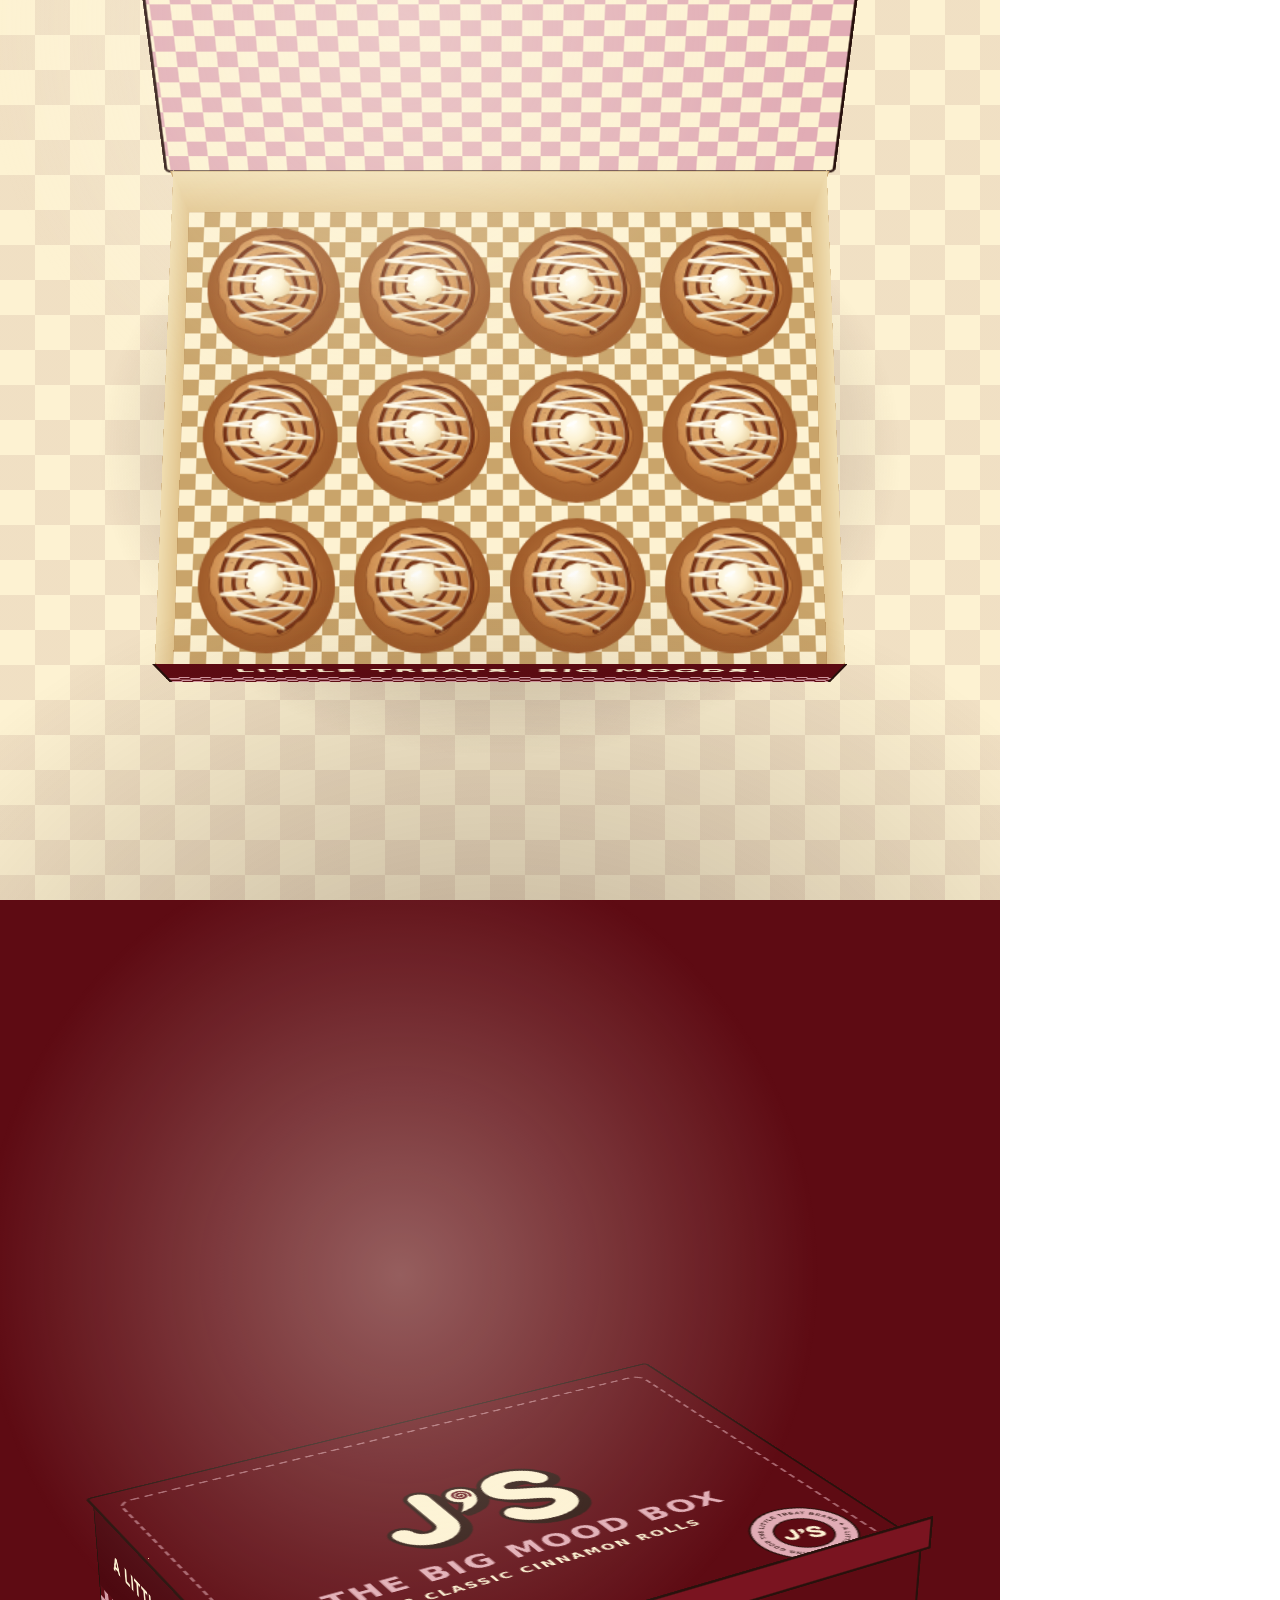
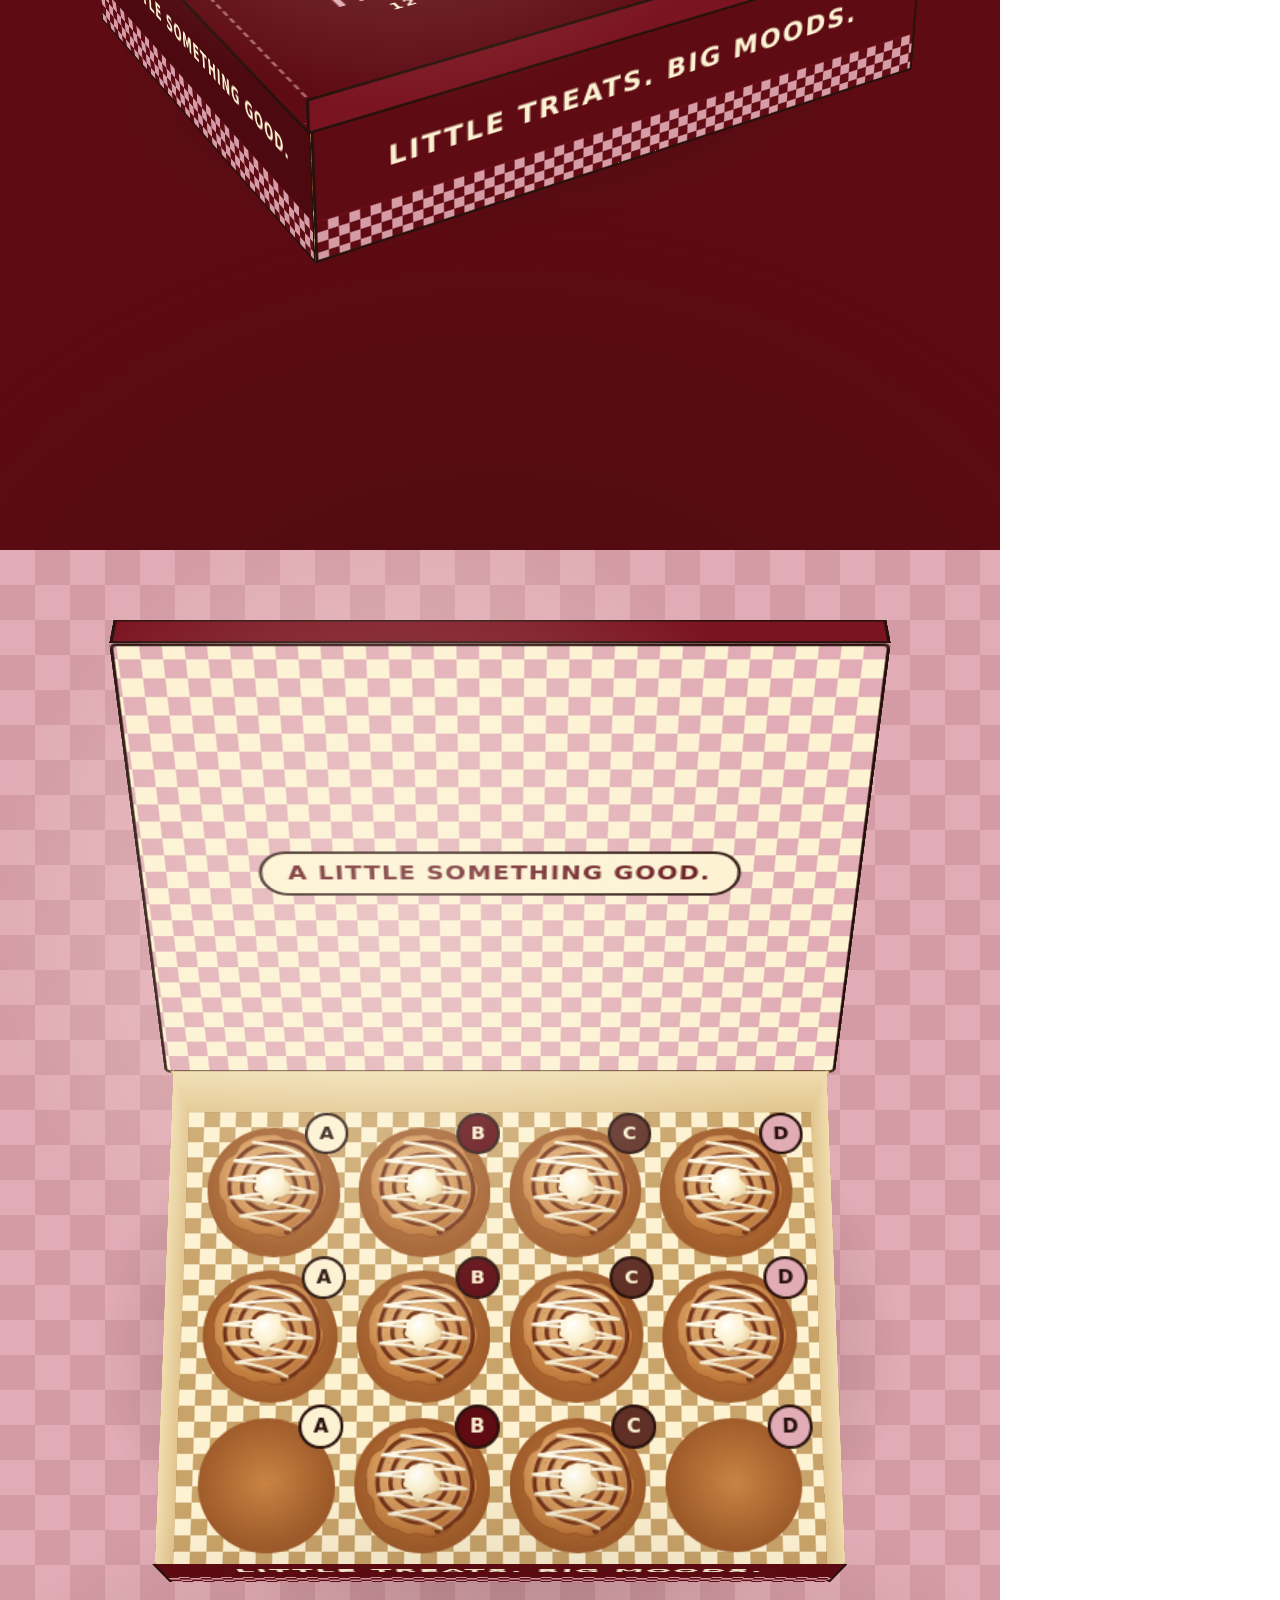
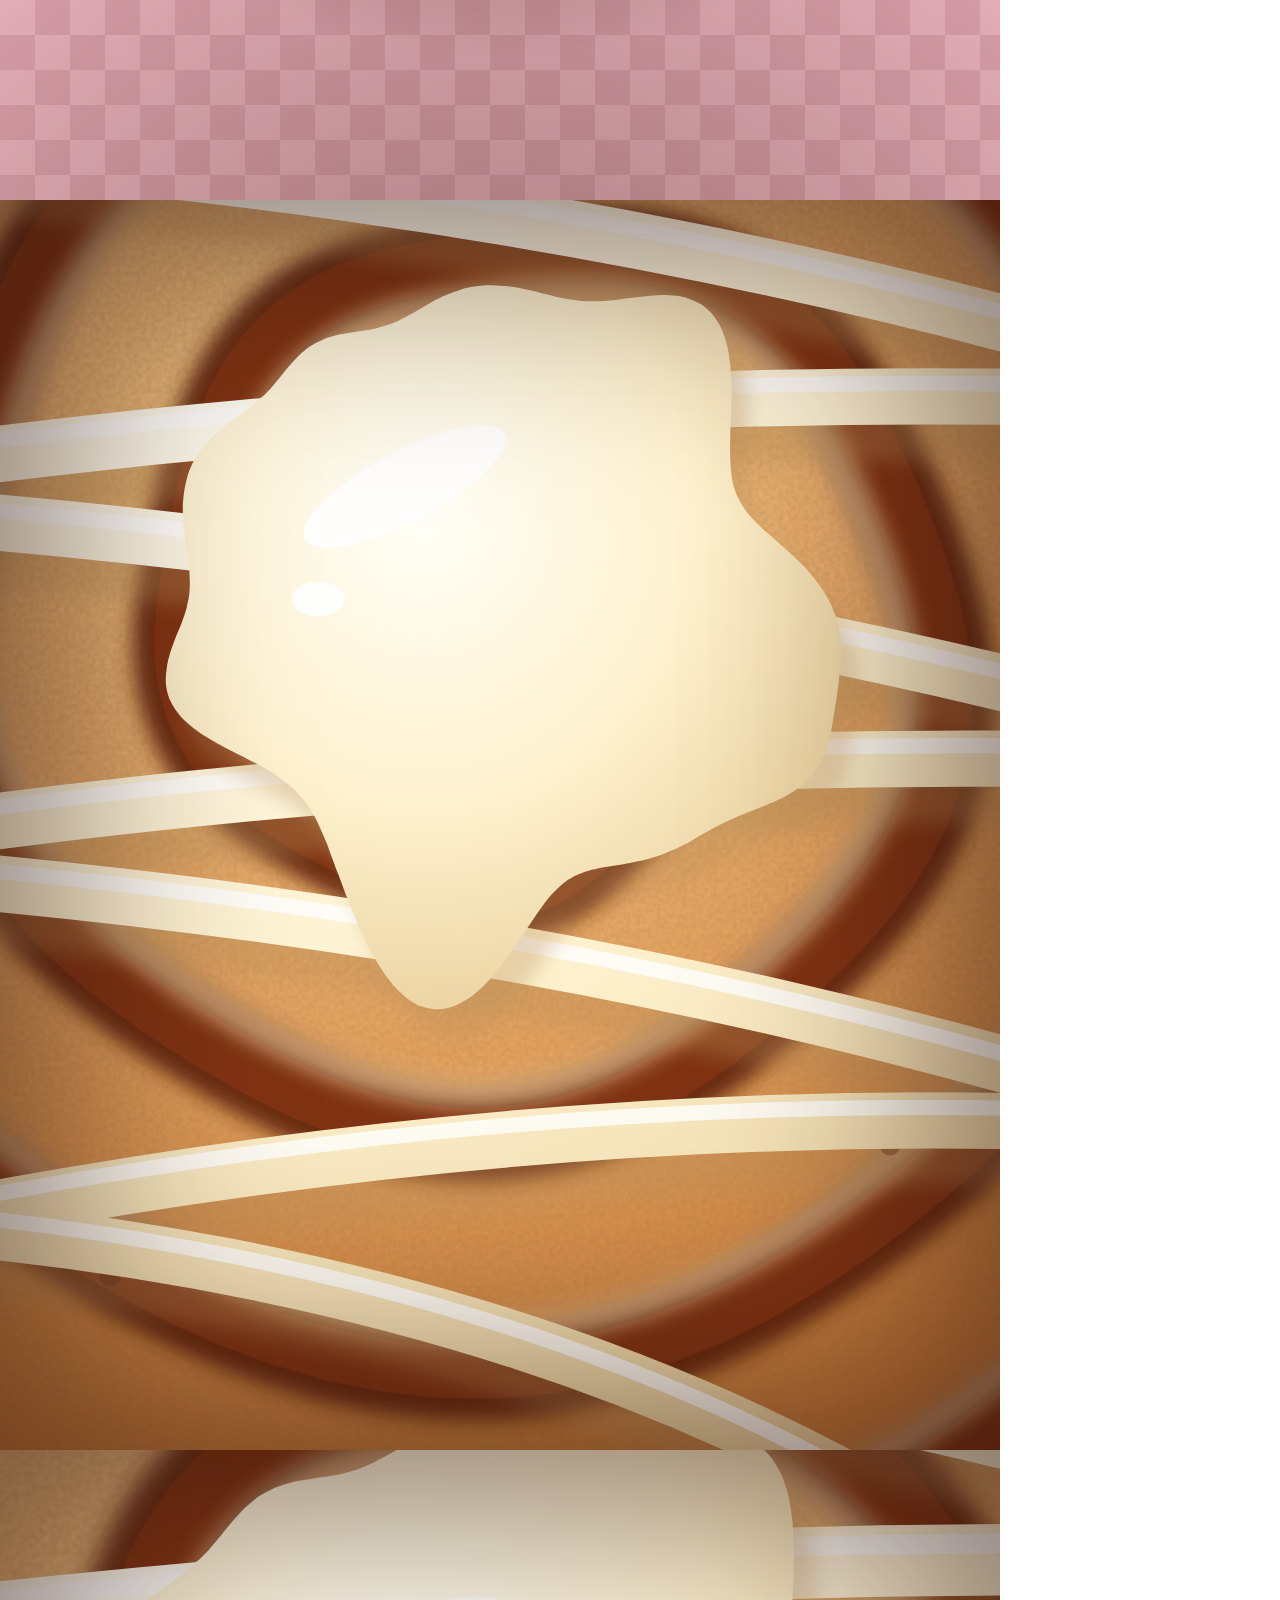
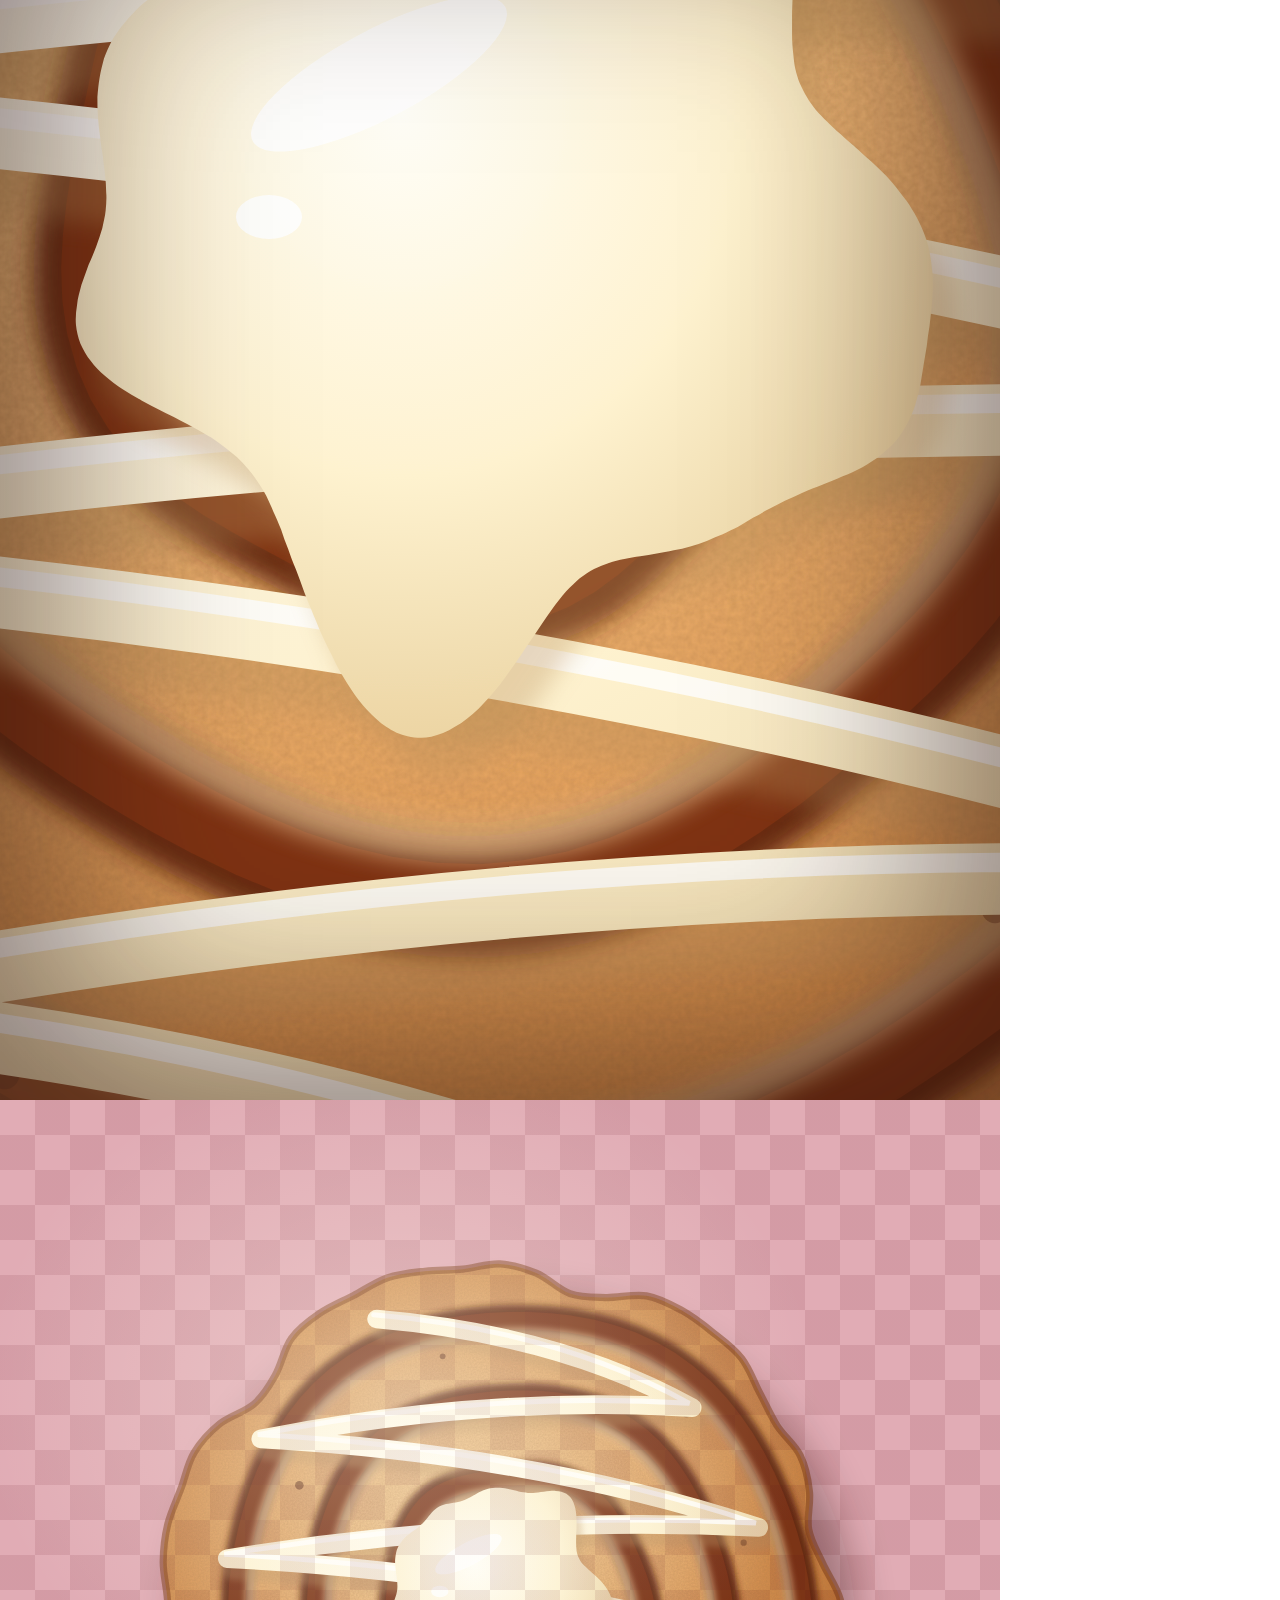
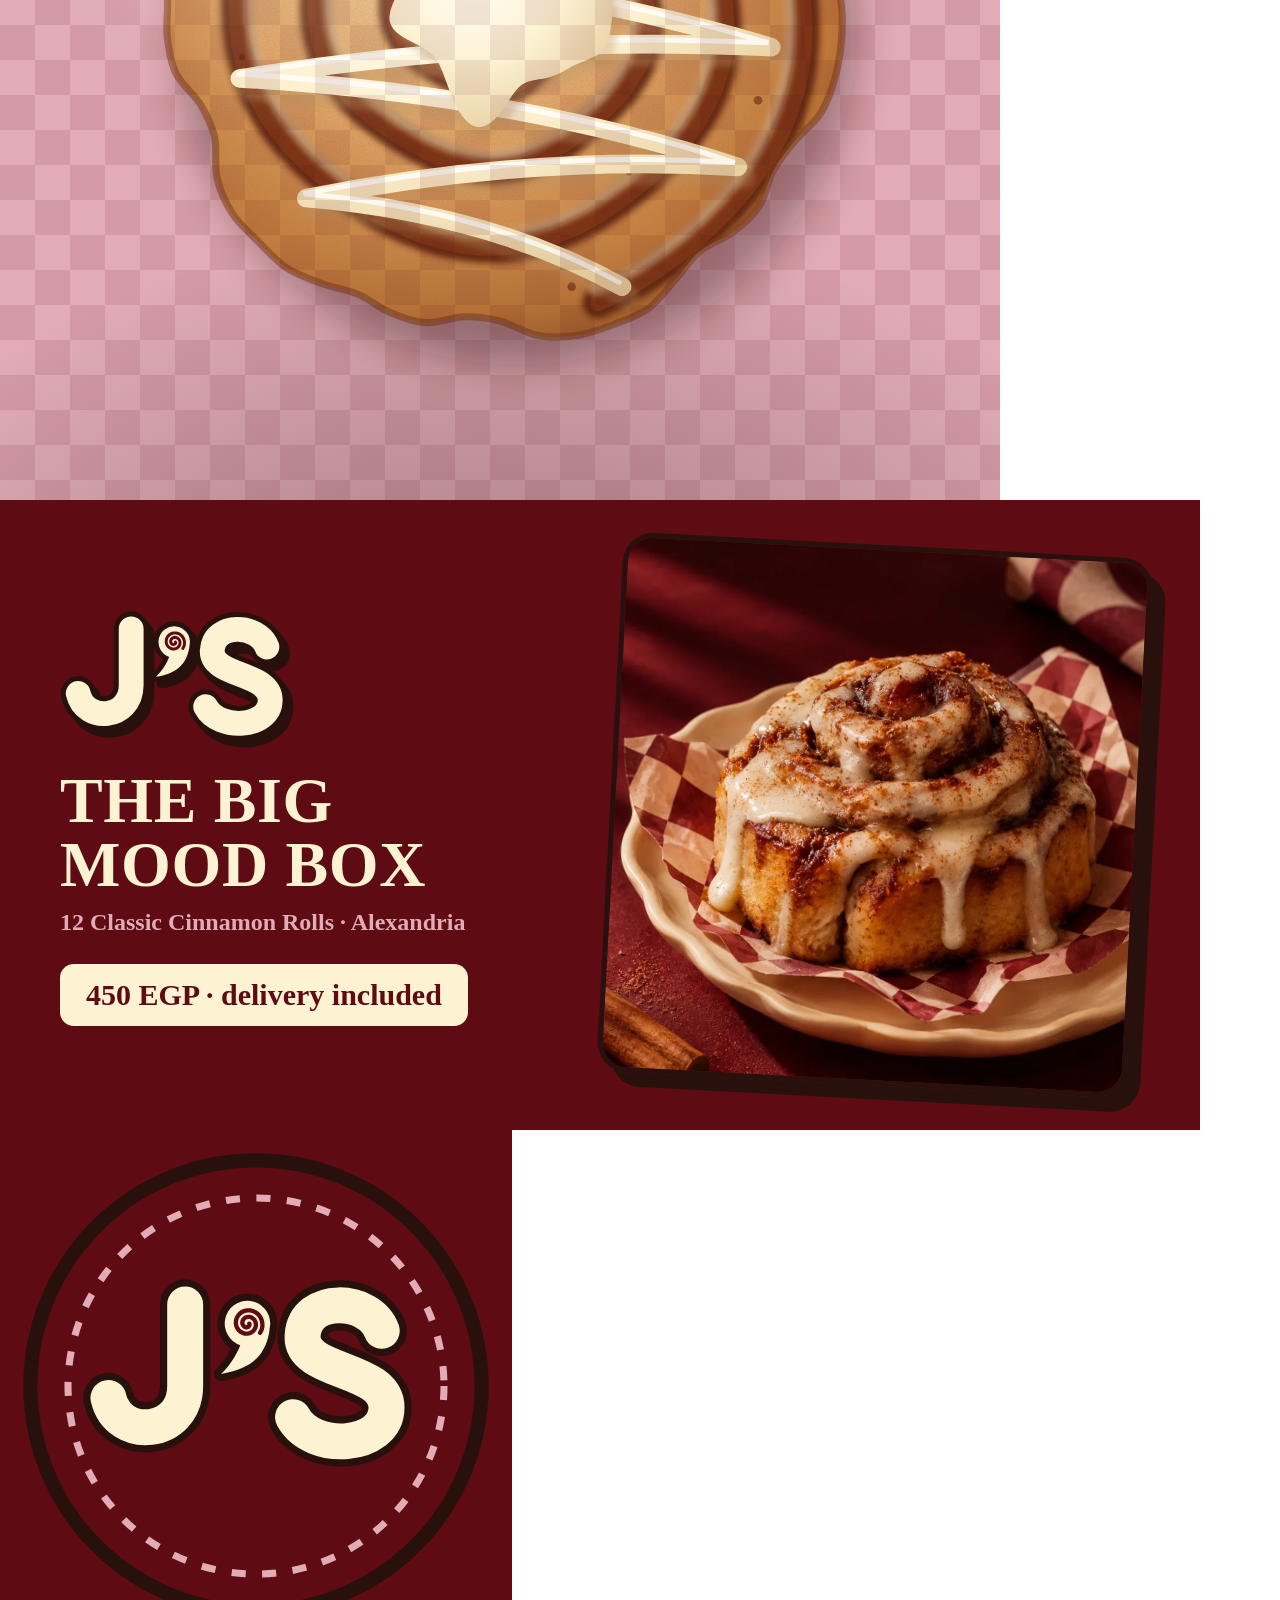
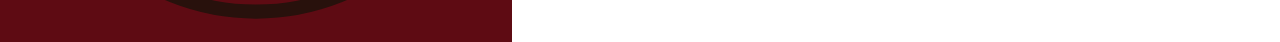
<file: render.html>
<!DOCTYPE html><html><head><meta charset="utf-8"><base href="../">
<link rel="stylesheet" href="css/styles.css">
<style>
body{margin:0;background:#fff}
.scene{position:relative;width:1000px;height:1250px;overflow:hidden;display:grid;place-items:center}
.scene .b3{width:960px;aspect-ratio:auto;height:900px}
.scene .b3-hint{display:none}
.bg-blush{background:var(--blush)}
.bg-blush::before{content:"";position:absolute;inset:0;background:repeating-conic-gradient(rgba(94,11,19,.1) 0 25%,transparent 0 50%) 0 0/70px 70px}
.bg-bur{background:var(--bur)}
.bg-cream{background:var(--cream)}
.bg-cream::before{content:"";position:absolute;inset:0;background:repeating-conic-gradient(rgba(94,11,19,.08) 0 25%,transparent 0 50%) 0 0/70px 70px}
.bg-esp{background:var(--esp)}
.light{position:absolute;inset:0;background:radial-gradient(60% 50% at 40% 30%,rgba(255,250,235,.35),transparent 70%),radial-gradient(120% 80% at 50% 120%,rgba(40,17,12,.35),transparent 60%);pointer-events:none}
.macro img{position:absolute;max-width:none;width:260%;left:-80%;top:-70%;filter:saturate(1.08)}
.macro.icing img{width:330%;left:-115%;top:-100%}
.vig{position:absolute;inset:0;box-shadow:inset 0 0 220px 60px rgba(40,17,12,.55);pointer-events:none}
.og{width:1200px;height:630px;display:grid;grid-template-columns:1fr 1fr;align-items:center;padding:0 60px;gap:20px}
.og .b3{width:600px;height:600px;aspect-ratio:auto}
.og h1{font:700 64px/1 Poppins;color:var(--cream);margin:16px 0 10px}
.og p{font:600 24px/1.3 Poppins;color:var(--blush);margin:0}
.og .tk{display:inline-block;margin-top:26px;background:var(--cream);color:var(--bur);font:700 30px/1 Poppins;padding:16px 26px;border-radius:14px}
.icon{width:512px;height:512px;display:grid;place-items:center;background:var(--bur)}
</style></head><body>
<section id="r-box-angle" class="scene bg-blush"><div id="b1" style="margin-top:110px"></div><div class="light"></div></section>
<section id="r-box-top" class="scene bg-cream"><div id="b2" style="margin-top:300px"></div><div class="light"></div></section>
<section id="r-box-closed" class="scene bg-bur"><div id="b3" style="margin-top:120px"></div><div class="light"></div></section>
<section id="r-shared" class="scene bg-blush"><div id="b4" style="margin-top:300px"></div><div class="light"></div></section>
<section id="r-swirl" class="scene macro bg-esp"><img src="assets/illustrations/roll-top.svg" alt=""><div class="vig"></div></section>
<section id="r-icing" class="scene macro icing bg-esp"><img src="assets/illustrations/roll-top.svg" alt=""><div class="vig"></div></section>
<section id="r-roll" class="scene bg-blush" style="height:1000px"><img src="assets/illustrations/roll-top.svg" style="width:86%" alt=""><div class="light"></div></section>
<section id="r-og" class="og bg-bur"><div><img src="assets/brand/wordmark-sticker.svg" style="width:240px" alt=""><h1>THE BIG MOOD BOX</h1><p>12 Classic Cinnamon Rolls · Alexandria</p><span class="tk">450 EGP · delivery included</span></div><div style="height:540px;border:5px solid #28110C;border-radius:30px;overflow:hidden;transform:rotate(3deg);box-shadow:14px 14px 0 #28110C"><img src="assets/photos/roll-hero.webp" style="width:100%;height:100%;object-fit:cover" alt=""></div></section>
<section id="r-icon" class="icon"><img src="assets/brand/monogram.svg" style="width:470px" alt=""></section>
<script src="js/box3d.js"></script>
<script>
const b1=JSBox(document.getElementById('b1'),{open:true,rx:-30,ry:-30,interactive:false,hint:false,maxScale:1.55});
const b2=JSBox(document.getElementById('b2'),{open:true,rx:-74,ry:0,interactive:false,hint:false,maxScale:1.6});
const b3=JSBox(document.getElementById('b3'),{open:false,rx:-26,ry:30,interactive:false,hint:false,maxScale:1.75});
const b4=JSBox(document.getElementById('b4'),{open:true,rx:-74,ry:0,interactive:false,hint:false,maxScale:1.6});
const cols=[['#FDF2D2','#28110C'],['#5E0B13','#FDF2D2'],['#603027','#FDF2D2'],['#E1ACB5','#28110C']];
b4.setTags(Array.from({length:12},(_,i)=>({label:'ABCD'[i%4],color:cols[i%4][0],fg:cols[i%4][1]})));

</script></body></html>
</file>
<file: css/styles.css>
/*
J'S — The Little Treat Brand · site styles
VOICE: short, warm, a little cheeky — a friend handing you a box, never a sales pitch.
IDEA: the bakery box itself — checkerboard liner paper, admit-one tickets, seal stickers, a box you can open.
PICTURE: a real 3D Big Mood Box with 12 Classic Cinnamon Rolls inside; oversized glossy roll in the hero.
COLOUR + TYPE: burgundy + espresso fields, vanilla cream ground, blush accent. Lilita One / Poppins; Amiri + IBM Plex Sans Arabic.
LAYOUT: poster hero, then full-bleed alternating bands; one calm column for ordering.
*/
:root{
  color-scheme:light;
  --esp:#28110C;--bur:#5E0B13;--blush:#E1ACB5;--cream:#FDF2D2;--coffee:#603027;
  --bur-2:#7A1420;--blush-2:#F2CDD3;--cream-2:#F6E6BF;--paper:#FFF9E8;--muted:#6B4A40;--ok:#2F5A16;--err:#B3261E;
  --display:'Lilita One','Fredoka',ui-rounded,'Arial Rounded MT Bold',system-ui,sans-serif;
  --body:'Poppins','Lato',system-ui,-apple-system,'Segoe UI',sans-serif;
  --ar-display:'Amiri','Times New Roman',serif;
  --ar:'IBM Plex Sans Arabic','Noto Sans Arabic',Tahoma,sans-serif;
  --ar-fun:'Baloo Bhaijaan 2','IBM Plex Sans Arabic','Noto Sans Arabic',Tahoma,sans-serif;
  --pad:max(5vw,18px);
}
:root[data-theme]{color-scheme:light}
*{box-sizing:border-box;min-width:0}
[hidden]{display:none!important}
html{scroll-behavior:smooth;scroll-padding-top:84px}
body{margin:0;background:var(--cream);color:var(--esp);font:16px/1.6 var(--body);overflow-x:clip;-webkit-font-smoothing:antialiased}
img,svg{display:block;max-width:100%}
a{color:inherit}
h1,h2,h3{font-family:var(--display);font-weight:400;line-height:1.02;margin:0;text-wrap:balance;letter-spacing:.01em}
p{margin:0 0 1em}
[lang=ar]{font-family:var(--ar);line-height:1.75}
.ar-display{font-family:var(--ar-display);font-weight:700}
.sr{position:absolute!important;width:1px;height:1px;overflow:hidden;clip:rect(0 0 0 0);white-space:nowrap}
.skip{position:absolute;left:12px;top:-60px;background:var(--blush);color:var(--esp);padding:10px 14px;border-radius:10px;z-index:100;font-weight:600}
.skip:focus{top:12px}
:focus-visible{outline:3px solid var(--blush);outline-offset:3px;border-radius:6px}
.on-light :focus-visible{outline-color:var(--bur)}
.wrap{max-width:1240px;margin:0 auto}
.band{padding:clamp(56px,7vw,110px) var(--pad);position:relative}
.bur{background:var(--bur);color:var(--cream)}
.esp{background:var(--esp);color:var(--cream)}
.blush{background:var(--blush);color:var(--esp)}
.cream{background:var(--cream)}
.checker{background:repeating-conic-gradient(var(--bur) 0 25%,var(--cream) 0 50%) 0 0/36px 36px}
.checker.pink{background:repeating-conic-gradient(var(--blush) 0 25%,var(--cream) 0 50%) 0 0/36px 36px}
.strip{height:34px;background:repeating-conic-gradient(var(--esp) 0 25%,var(--blush) 0 50%) 0 0/34px 34px}
.strip.cb{background:repeating-conic-gradient(var(--bur) 0 25%,var(--cream) 0 50%) 0 0/34px 34px}
@media (prefers-reduced-motion:reduce){html{scroll-behavior:auto}*,*::before,*::after{animation:none!important;transition:none!important}}

/* ---------- Buttons ---------- */
.btn{--bg:var(--blush);--fg:var(--esp);display:inline-flex;align-items:center;justify-content:center;gap:.55em;min-height:48px;padding:.7em 1.4em;border-radius:999px;border:2px solid var(--esp);background:var(--bg);color:var(--fg);font:600 15px/1.15 var(--body);text-decoration:none;cursor:pointer;box-shadow:4px 4px 0 var(--esp);transition:transform .15s ease,box-shadow .15s ease,background .2s;white-space:nowrap;text-align:center}
.btn:hover{transform:translate(-2px,-2px);box-shadow:6px 6px 0 var(--esp)}
.btn:active{transform:translate(2px,2px);box-shadow:1px 1px 0 var(--esp)}
.btn.bur{--bg:var(--bur);--fg:var(--cream)}
.btn.cream{--bg:var(--cream)}
.btn.ghost{--bg:transparent;--fg:currentColor;border-color:currentColor;box-shadow:none}
.btn.ghost:hover{box-shadow:none;background:rgba(253,242,210,.12)}
.bur .btn:not(.ghost),.esp .btn:not(.ghost){box-shadow:4px 4px 0 #0009}
.btn.big{min-height:56px;font-size:16px;padding:.8em 1.8em}
.btn.wrap-ok{white-space:normal;line-height:1.3}
.btn .tag{background:var(--esp);color:var(--cream);border-radius:999px;padding:3px 9px;font-size:13px}
.btn.bur .tag{background:var(--blush);color:var(--esp)}
.btn.pop{animation:pop .5s ease}
@keyframes pop{30%{transform:scale(1.06) rotate(-2deg)}60%{transform:scale(.97)}}
.linkbtn{background:none;border:0;padding:0;color:inherit;font:inherit;font-weight:600;text-decoration:underline;text-underline-offset:3px;cursor:pointer;min-height:44px}

/* ---------- Stickers / tickets ---------- */
.sticker{display:inline-flex;align-items:center;gap:.4em;background:var(--blush);color:var(--esp);border:2px solid var(--esp);border-radius:999px;padding:.35em .95em;font:600 13px/1.2 var(--body);transform:rotate(-3deg);box-shadow:3px 3px 0 var(--esp);white-space:nowrap}
.sticker.cream{background:var(--cream)}
.sticker.bur{background:var(--bur);color:var(--cream)}
.sticker.lg{font-size:16px;padding:.45em 1.1em}
.ticket{--n:15px;background:var(--cream);color:var(--esp);padding:22px 30px;-webkit-mask:radial-gradient(circle var(--n) at 0 50%,#0000 98%,#000) left/51% 100% no-repeat,radial-gradient(circle var(--n) at 100% 50%,#0000 98%,#000) right/51% 100% no-repeat;mask:radial-gradient(circle var(--n) at 0 50%,#0000 98%,#000) left/51% 100% no-repeat,radial-gradient(circle var(--n) at 100% 50%,#0000 98%,#000) right/51% 100% no-repeat}
.ticket.blush{background:var(--blush)}
.ticket .perf{border-top:2px dashed currentColor;opacity:.4;margin:14px 0}
.spin{animation:spin 24s linear infinite}
@keyframes spin{to{transform:rotate(360deg)}}
.float{animation:float 6s ease-in-out infinite}
@keyframes float{50%{transform:translateY(-10px) rotate(var(--r,0deg))}}
.ph{display:inline-flex;align-items:center;gap:6px;background:var(--cream);color:var(--esp);border:1.5px dashed var(--esp);border-radius:8px;padding:3px 9px;font:500 11.5px/1.3 var(--body);max-width:92%}
.ph::before{content:"";width:7px;height:7px;border-radius:50%;background:var(--bur);flex:none}

/* ---------- Header ---------- */
.top{position:sticky;top:0;z-index:40;display:flex;align-items:center;gap:12px;padding:8px var(--pad);background:var(--bur);color:var(--cream);border-bottom:3px solid var(--esp)}
.logo{display:flex;align-items:center;gap:12px;text-decoration:none;margin-inline-end:auto}
.logo img{height:46px;width:auto}
.logo .desc{font:700 11px/1.2 var(--body);color:var(--blush);letter-spacing:.08em;text-transform:uppercase}
.nav{display:flex;align-items:center;gap:4px}
.nav a{display:inline-flex;align-items:center;min-height:44px;padding:0 14px;border-radius:999px;text-decoration:none;font-weight:500}
.nav a:not(.btn):hover{background:rgba(225,172,181,.18)}
.nav a[aria-current=page]:not(.btn){box-shadow:inset 0 -3px 0 var(--blush)}
.nav .btn{margin-inline-start:6px;min-height:44px}
.iconbtn{position:relative;display:inline-grid;place-items:center;width:48px;height:48px;border-radius:50%;border:2px solid var(--cream);background:transparent;color:var(--cream);cursor:pointer;flex:none}
.iconbtn:hover{background:rgba(253,242,210,.12)}
.iconbtn svg{width:24px;height:24px}
.count{position:absolute;top:-6px;right:-6px;min-width:24px;height:24px;padding:0 6px;border-radius:999px;background:var(--blush);color:var(--esp);font:700 12px/20px var(--body);border:2px solid var(--esp)}
.count[data-n="0"]{display:none}
.bump{animation:bump .45s ease}
@keyframes bump{30%{transform:scale(1.18) rotate(-8deg)}60%{transform:scale(.95) rotate(4deg)}}
.menubtn{display:none}
.menubtn span,.menubtn span::before,.menubtn span::after{display:block;width:20px;height:2px;background:currentColor;position:relative;transition:transform .2s}
.menubtn span::before,.menubtn span::after{content:"";position:absolute;left:0}
.menubtn span::before{top:-6px}.menubtn span::after{top:6px}
.menubtn[aria-expanded=true] span{background:transparent}
.menubtn[aria-expanded=true] span::before{transform:translateY(6px) rotate(45deg)}
.menubtn[aria-expanded=true] span::after{transform:translateY(-6px) rotate(-45deg)}
@media (max-width:820px){
  .logo .desc{display:none}
  .menubtn{display:inline-grid}
  .nav{position:absolute;left:0;right:0;top:100%;flex-direction:column;align-items:stretch;gap:4px;padding:14px var(--pad) 22px;background:var(--bur);border-bottom:3px solid var(--esp);display:none}
  .nav.open{display:flex}
  .nav a{font:400 28px/1 var(--display);min-height:56px}
  .nav .btn{margin:8px 0 0;font:600 16px/1 var(--body)}
}

/* ---------- Views & reveal ---------- */
.js .view{display:none}
.js .view.active{display:block}
.js .reveal{opacity:0;transform:translateY(24px);transition:opacity .7s ease,transform .7s cubic-bezier(.2,.8,.2,1)}
.js .reveal.in{opacity:1;transform:none}

/* ---------- Hero ---------- */
.hero{background:var(--bur);color:var(--cream);overflow:hidden;padding-top:clamp(28px,4vw,56px);padding-bottom:0}
.hero-grid{display:grid;grid-template-columns:minmax(0,1fr) minmax(0,1fr);gap:clamp(16px,3vw,48px);align-items:center}
.hero h1{font-size:clamp(58px,10vw,146px);line-height:.86;color:var(--cream)}
.hero h1 .pk{color:var(--blush);display:block}
.hero .tagline{font:700 clamp(14px,1.5vw,17px)/1.3 var(--body);letter-spacing:.14em;color:var(--blush);margin:20px 0 26px;display:flex;align-items:center;gap:12px}
.hero .tagline::before{content:"";width:40px;height:3px;background:var(--blush);border-radius:3px}
.offer{display:flex;align-items:stretch;gap:0;margin:0 0 26px;max-width:520px}
.offer .ticket{flex:1;display:grid;grid-template-columns:auto minmax(0,1fr);gap:4px 18px;align-items:center;padding:16px 28px}
.offer .num{grid-row:span 2;font:400 64px/.9 var(--display);color:var(--bur)}
.offer .num small{display:block;font:700 12px/1 var(--body);letter-spacing:.08em;color:var(--coffee);text-align:center}
.offer b{font:400 30px/1 var(--display);color:var(--esp)}
.offer span{font-size:14px;font-weight:600;color:var(--coffee)}
.ctas{display:flex;flex-wrap:wrap;gap:14px}
.hero .ar{font-size:clamp(20px,2.4vw,28px);margin-top:24px}
.hero-pic{position:relative;aspect-ratio:1/1;max-width:640px;width:100%;justify-self:center;--tx:0deg;--ty:0deg}
.hero-pic .plate{position:absolute;inset:9% 5% 5% 9%;border-radius:50%;border:3px solid var(--esp);box-shadow:14px 14px 0 var(--esp)}
.hero-pic .rollwrap{position:absolute;inset:3%;transform:perspective(900px) rotateX(var(--tx)) rotateY(var(--ty));transition:transform .4s ease-out}
.hero-pic .rollwrap img{width:100%;height:100%;animation:spin 60s linear infinite}
.hero-pic .seal{position:absolute;width:27%;right:-1%;top:1%}
.hero-pic .sticker{position:absolute}
.hero-pic .s1{left:-3%;top:16%;--r:-6deg}
.hero-pic .s2{right:2%;bottom:16%;--r:5deg;transform:rotate(5deg)}
.hero-pic .ph{position:absolute;left:8%;bottom:3%}
.marquee{background:var(--blush);color:var(--esp);border-block:3px solid var(--esp);overflow:hidden;white-space:nowrap;margin:clamp(28px,4vw,48px) calc(-1 * var(--pad)) 0}
.marquee .track{display:inline-flex;gap:36px;padding:12px 0;font:400 22px/1 var(--display);animation:slide 30s linear infinite}
.marquee .track span{display:inline-flex;align-items:center;gap:36px}
.marquee .track span::after{content:"✦";font-size:16px}
@keyframes slide{to{transform:translateX(-50%)}}

/* ---------- 3D box ---------- */
.b3{position:relative;width:100%;aspect-ratio:1.25/1;touch-action:pan-y;cursor:grab;user-select:none;-webkit-user-select:none}
.b3.grabbing{cursor:grabbing}
.b3-scene{position:absolute;inset:0;perspective:1700px;perspective-origin:50% 35%;display:grid;place-items:center}
.b3-scale{transform:scale(var(--k,1));transform-style:preserve-3d}
.b3-rig{--W:440px;--D:330px;--H:92px;--open:0deg;--rx:-30deg;--ry:-32deg;position:relative;width:var(--W);height:var(--H);transform-style:preserve-3d;transform:rotateX(var(--rx)) rotateY(var(--ry));transition:transform .6s cubic-bezier(.2,.8,.2,1)}
.b3.dragging .b3-rig{transition:none}
.b3-f{position:absolute;left:50%;top:50%;backface-visibility:hidden;-webkit-backface-visibility:hidden}
.b3-fb{width:var(--W);height:var(--H);margin:calc(var(--H) / -2) 0 0 calc(var(--W) / -2)}
.b3-sd{width:var(--D);height:var(--H);margin:calc(var(--H) / -2) 0 0 calc(var(--D) / -2)}
.b3-tb{width:var(--W);height:var(--D);margin:calc(var(--D) / -2) 0 0 calc(var(--W) / -2)}
.b3-front{transform:translateZ(calc(var(--D) / 2))}
.b3-back{transform:rotateY(180deg) translateZ(calc(var(--D) / 2))}
.b3-left{transform:rotateY(-90deg) translateZ(calc(var(--W) / 2))}
.b3-right{transform:rotateY(90deg) translateZ(calc(var(--W) / 2))}
.b3-bottom{transform:rotateX(-90deg) translateZ(calc(var(--H) / 2))}
.b3-front-in{transform:translateZ(calc(var(--D) / 2 - 2px)) rotateY(180deg)}
.b3-back-in{transform:rotateY(180deg) translateZ(calc(var(--D) / 2 - 2px)) rotateY(180deg)}
.b3-left-in{transform:rotateY(-90deg) translateZ(calc(var(--W) / 2 - 2px)) rotateY(180deg)}
.b3-right-in{transform:rotateY(90deg) translateZ(calc(var(--W) / 2 - 2px)) rotateY(180deg)}
.b3-out{background:linear-gradient(180deg,var(--bur) 0 70%,var(--bur-2) 70% 100%);border:2px solid var(--esp);display:grid;place-items:center;color:var(--cream);font:700 19px/1 var(--body);letter-spacing:.08em;overflow:hidden}
.b3-out.side{background:linear-gradient(180deg,#4d0910 0 70%,#62101a 70% 100%)}
.b3-out .band{position:absolute;inset:auto 0 0 0;height:30%;padding:0;background:repeating-conic-gradient(var(--blush) 0 25%,var(--bur) 0 50%) 0 0/14px 14px;opacity:.9}
.b3-out span{position:relative;top:-14%}
.b3-in{background:linear-gradient(180deg,#f0ddb0,#e2c58e);border:1px solid #c9a46a}
.b3-liner{transform:rotateX(90deg) translateZ(calc(var(--H) / -2 + 2px));background:repeating-conic-gradient(#c9a46a 0 25%,var(--cream) 0 50%) 0 0/22px 22px;transform-style:preserve-3d;backface-visibility:visible;border:2px solid #b78d55}
.b3-rolls{position:absolute;inset:14px;display:grid;grid-template-columns:repeat(4,1fr);grid-template-rows:repeat(3,1fr);gap:8px;transform-style:preserve-3d}
.b3-roll{position:relative;transform-style:preserve-3d;transition:transform .5s cubic-bezier(.2,.8,.2,1)}
.b3-roll i{position:absolute;inset:3%;border-radius:50%;background:radial-gradient(circle at 50% 50%,#c98444,#8f4b20);transform:translateZ(calc(var(--z) * 1px))}
.b3-roll img{position:absolute;inset:0;width:100%;height:100%;transform:translateZ(26px)}
.b3-roll.lift{transform:translateZ(46px) rotateZ(14deg)}
.b3-roll .tagdot{position:absolute;right:-4px;top:-4px;width:30px;height:30px;border-radius:50%;border:2px solid var(--esp);font:700 13px/26px var(--body);text-align:center;transform:translateZ(30px);color:var(--esp);display:none}
.b3[data-split] .b3-roll .tagdot{display:block}
.b3-lidhinge{transform:rotateX(90deg) translateZ(calc(var(--H) / 2));transform-style:preserve-3d;backface-visibility:visible}
.b3-lid{position:absolute;inset:0;transform-origin:50% 0;transform:rotateX(var(--open));transform-style:preserve-3d;transition:transform 1s cubic-bezier(.3,1.3,.5,1)}
.b3.dragging .b3-lid{transition:transform 1s cubic-bezier(.3,1.3,.5,1)}
.b3-lid-out,.b3-lid-in{position:absolute;inset:-4px;backface-visibility:hidden;-webkit-backface-visibility:hidden;border:2px solid var(--esp);border-radius:4px}
.b3-lid-out{background:var(--bur);transform:translateZ(1px);display:grid;place-items:center;overflow:hidden}
.b3-lid-out::before{content:"";position:absolute;inset:14px;border:2px dashed rgba(225,172,181,.55);border-radius:10px}
.b3-lid-out .lidart{position:relative;display:grid;justify-items:center;gap:6px;text-align:center}
.b3-lid-out img{width:150px}
.b3-lid-out b{font:700 24px/1 var(--body);color:var(--blush);letter-spacing:.08em}
.b3-lid-out small{font:700 11px/1.2 var(--body);letter-spacing:.16em;color:var(--cream)}
.b3-lid-out .seal{position:absolute;right:20px;bottom:18px;width:74px;transform:rotate(12deg)}
.b3-lid-in{transform:rotateY(180deg);background:repeating-conic-gradient(var(--blush) 0 25%,var(--cream) 0 50%) 0 0/26px 26px;display:grid;place-items:center}
.b3-lid-in span{background:var(--cream);border:2px solid var(--esp);border-radius:999px;padding:8px 16px;font:700 15px/1 var(--body);letter-spacing:.06em;color:var(--bur);transform:rotate(180deg)}
.b3-lip{position:absolute;left:-4px;right:-4px;bottom:-4px;height:24px;background:var(--bur-2);border:2px solid var(--esp);transform-origin:50% 100%;transform:rotateX(-90deg);backface-visibility:visible}
.b3-shadow{position:absolute;left:50%;top:50%;width:calc(var(--W) * 1.25);height:calc(var(--D) * 1.3);margin:calc(var(--D) * -.65) 0 0 calc(var(--W) * -.625);transform:rotateX(90deg) translateZ(calc(var(--H) / -2 - 2px));background:radial-gradient(closest-side,rgba(40,17,12,.5),rgba(40,17,12,0));border-radius:50%}
.b3-hint{position:absolute;left:50%;bottom:4px;transform:translateX(-50%);font-size:13px;font-weight:600;opacity:.8;white-space:nowrap;pointer-events:none}

/* ---------- Unbox scrolly ---------- */
.unbox{background:var(--cream)}
.unbox-grid{display:grid;grid-template-columns:minmax(0,.85fr) minmax(0,1.15fr);gap:clamp(20px,4vw,56px);align-items:center}
.unbox-steps{display:grid;gap:12px;margin:22px 0 26px;padding:0;list-style:none}
.unbox-steps li{display:grid;grid-template-columns:44px minmax(0,1fr);gap:14px;align-items:start;padding:14px 16px;border:2.5px solid transparent;border-radius:18px;transition:background .3s,border-color .3s;cursor:pointer}
.unbox-steps li[aria-current=step]{background:var(--paper);border-color:var(--esp);box-shadow:5px 5px 0 var(--esp)}
.unbox-steps li::before{content:attr(data-n);display:grid;place-items:center;width:40px;height:40px;border-radius:50%;border:2px solid var(--esp);background:var(--blush);font:400 20px/1 var(--display)}
.unbox-steps b{display:block;font:400 24px/1.1 var(--display);color:var(--bur)}
.unbox-steps span{font-size:15px;color:var(--coffee)}
.unbox .stage{position:relative;background:var(--blush);border:3px solid var(--esp);border-radius:32px;box-shadow:12px 12px 0 var(--esp);padding:10px;overflow:hidden}
.unbox .stage::before{content:"";position:absolute;inset:0;background:repeating-conic-gradient(rgba(94,11,19,.09) 0 25%,transparent 0 50%) 0 0/46px 46px}
.unbox .controls{position:absolute;left:14px;top:14px;display:flex;gap:8px;z-index:2;flex-wrap:wrap}
.unbox .controls .btn{min-height:40px;padding:.5em 1em;font-size:14px;box-shadow:3px 3px 0 var(--esp)}
.pricecard{position:absolute;right:14px;bottom:14px;z-index:2;transform:rotate(3deg);transition:transform .4s,opacity .4s}
.pricecard .ticket{padding:12px 26px;text-align:center}
.pricecard b{display:block;font:400 40px/1 var(--display);color:var(--bur)}
.pricecard small{font-weight:600;font-size:12px;color:var(--coffee)}
.pricecard.hide{opacity:0;transform:rotate(3deg) translateY(16px)}

/* ---------- Split ---------- */
.split-grid{display:grid;grid-template-columns:minmax(0,1fr) minmax(0,1fr);gap:clamp(24px,5vw,72px);align-items:center}
.split h2{font-size:clamp(44px,6vw,84px);color:var(--bur)}
.split .ar{font-size:clamp(24px,3vw,34px);color:var(--bur);margin:8px 0 18px}
.slider{display:grid;gap:10px;margin:22px 0}
.slider label{font-weight:600}
.slider .val{font:400 26px/1 var(--display);color:var(--bur)}
input[type=range]{-webkit-appearance:none;appearance:none;width:100%;height:14px;border-radius:999px;background:var(--cream);border:2px solid var(--esp);cursor:pointer}
input[type=range]::-webkit-slider-thumb{-webkit-appearance:none;width:34px;height:34px;border-radius:50%;background:var(--bur);border:3px solid var(--cream);box-shadow:0 0 0 2px var(--esp),3px 3px 0 2px var(--esp)}
input[type=range]::-moz-range-thumb{width:30px;height:30px;border-radius:50%;background:var(--bur);border:3px solid var(--cream);box-shadow:0 0 0 2px var(--esp)}
.split-out{display:grid;grid-template-columns:repeat(2,minmax(0,1fr));gap:14px;margin:6px 0 22px}
.split-out div{background:var(--paper);border:2.5px solid var(--esp);border-radius:18px;padding:14px 16px}
.split-out b{display:block;font:400 clamp(30px,3.6vw,42px)/1 var(--display);color:var(--bur);white-space:nowrap}
.split-out span{font-size:13px;font-weight:600;color:var(--coffee)}
.tray{background:var(--paper);border:3px solid var(--esp);border-radius:28px;box-shadow:10px 10px 0 var(--esp);padding:clamp(14px,2vw,22px);display:grid;grid-template-columns:repeat(4,minmax(0,1fr));gap:clamp(8px,1.4vw,14px);background-image:repeating-conic-gradient(rgba(201,164,106,.35) 0 25%,transparent 0 50%);background-size:30px 30px}
.tray .r{position:relative;aspect-ratio:1/1;transition:transform .35s cubic-bezier(.2,.8,.2,1)}
.tray .r img{width:100%;height:100%;filter:drop-shadow(0 6px 6px rgba(40,17,12,.35))}
.tray .r b{position:absolute;right:-4px;top:-4px;width:30px;height:30px;border-radius:50%;border:2px solid var(--esp);display:grid;place-items:center;font:700 13px/1 var(--body);background:var(--c,var(--blush));color:var(--fg,var(--esp));transition:transform .3s}
.tray .r.pop{transform:scale(1.08) rotate(-6deg)}
.legend{display:flex;flex-wrap:wrap;gap:8px;margin-top:16px;padding:0;list-style:none}
.legend li{display:inline-flex;align-items:center;gap:6px;font-size:13px;font-weight:600;background:var(--paper);border:2px solid var(--esp);border-radius:999px;padding:3px 10px 3px 4px}
.legend i{width:20px;height:20px;border-radius:50%;border:2px solid var(--esp);background:var(--c)}

/* ---------- Moods ---------- */
.moods h2{font-size:clamp(44px,6vw,84px);color:var(--bur)}
.mood-grid{display:grid;grid-template-columns:repeat(5,minmax(0,1fr));gap:16px;margin-top:28px}
.mood{position:relative;display:flex;flex-direction:column;gap:6px;text-align:start;background:var(--paper);border:2.5px solid var(--esp);border-radius:22px;padding:18px 18px 16px;cursor:pointer;font:inherit;color:inherit;box-shadow:6px 6px 0 var(--esp);transition:transform .25s cubic-bezier(.2,.8,.2,1),box-shadow .25s;min-height:190px}
.mood:nth-child(2n){transform:rotate(1.5deg)}
.mood:nth-child(2n+1){transform:rotate(-1.2deg)}
.mood:hover{transform:translateY(-6px) rotate(0);box-shadow:10px 12px 0 var(--esp)}
.mood .emo{width:52px;height:52px;border-radius:50%;background:var(--blush);border:2px solid var(--esp);display:grid;place-items:center}
.mood .emo svg{width:28px;height:28px;color:var(--bur)}
.mood b{font:400 25px/1.05 var(--display);color:var(--bur);margin-top:6px}
.mood [lang=ar]{font-size:15px;color:var(--coffee);line-height:1.4}
.mood .go{margin-top:auto;font-size:13px;font-weight:600;text-decoration:underline;text-underline-offset:3px}
.mood.bur{background:var(--bur);color:var(--cream)}.mood.bur b{color:var(--blush)}.mood.bur [lang=ar]{color:var(--cream)}
.mood.blush{background:var(--blush)}

/* ---------- Drizzle ---------- */
.drizzle-grid{display:grid;grid-template-columns:minmax(0,1fr) minmax(0,1fr);gap:clamp(24px,5vw,72px);align-items:center}
.drizzle h2{font-size:clamp(44px,6vw,84px);color:var(--blush)}
.dz{position:relative;aspect-ratio:1/1;max-width:560px;width:100%;justify-self:center;border-radius:50%;touch-action:none;cursor:crosshair}
.dz .plate{position:absolute;inset:0;border-radius:50%;border:3px solid var(--cream);background:repeating-conic-gradient(var(--bur) 0 25%,#3b0a10 0 50%) 0 0/40px 40px}
.dz img{position:absolute;inset:6%;width:88%;height:88%;pointer-events:none}
.dz canvas{position:absolute;inset:0;width:100%;height:100%;border-radius:50%}
.dz .hint{position:absolute;left:50%;top:50%;transform:translate(-50%,-50%) rotate(-4deg);pointer-events:none;transition:opacity .3s}
.dz-tools{display:flex;flex-wrap:wrap;gap:12px;margin-top:22px}

/* ---------- Gallery ---------- */
.gallery-head{display:flex;flex-wrap:wrap;justify-content:space-between;align-items:end;gap:16px;margin-bottom:24px}
.gallery-head h2{font-size:clamp(40px,5.4vw,72px);color:var(--bur)}
.gal-nav{display:flex;gap:10px}
.gal-nav button{width:52px;height:52px;border-radius:50%;border:2.5px solid var(--esp);background:var(--blush);font:600 22px/1 var(--body);cursor:pointer;box-shadow:3px 3px 0 var(--esp)}
.gallery{display:flex;gap:20px;overflow-x:auto;scroll-snap-type:x mandatory;padding:6px 4px 26px;scrollbar-width:thin}
.gallery figure{flex:0 0 clamp(260px,34vw,420px);scroll-snap-align:start;margin:0;position:relative}
.gallery .shot{position:relative;aspect-ratio:4/5;border:3px solid var(--esp);border-radius:24px;overflow:hidden;box-shadow:8px 8px 0 var(--esp);background:var(--blush)}
.gallery .shot img{width:100%;height:100%;object-fit:cover;transition:transform .6s cubic-bezier(.2,.8,.2,1)}
.gallery figure:hover .shot img{transform:scale(1.05)}
.gallery .ph{position:absolute;left:12px;bottom:12px}
.gallery figcaption{margin-top:14px;font:400 24px/1.1 var(--display);color:var(--bur)}
.gallery figcaption small{display:block;font:500 14px/1.4 var(--body);color:var(--coffee);margin-top:4px}

/* ---------- Story / founder / drop ---------- */
.story{display:grid;grid-template-columns:minmax(0,1.2fr) minmax(0,1fr);gap:clamp(24px,5vw,80px);align-items:end}
.story h2{font-size:clamp(46px,7.4vw,104px);color:var(--bur)}
.story .ar-big{font-size:clamp(30px,4vw,50px);color:var(--bur);line-height:1.5;margin:0}
.story .ar-sub{font-size:20px;color:var(--coffee)}
.chips{display:flex;flex-wrap:wrap;gap:10px;margin-top:22px}
.lede{font-size:18px;max-width:54ch}
.founder{display:grid;grid-template-columns:minmax(0,.85fr) minmax(0,1fr);gap:clamp(28px,6vw,90px);align-items:center}
.polaroid{background:var(--cream);padding:16px 16px 64px;border:3px solid var(--esp);box-shadow:12px 12px 0 var(--esp);transform:rotate(-4deg);position:relative;max-width:420px;width:100%;justify-self:center;margin:0}
.polaroid .frame{aspect-ratio:4/5;background:repeating-conic-gradient(var(--blush) 0 25%,#ecc0c7 0 50%) 0 0/28px 28px;display:grid;place-items:center;text-align:center;color:var(--esp);overflow:hidden}
.polaroid .frame img{width:100%;height:100%;object-fit:cover}
.polaroid .inner{background:var(--cream);border:2px dashed var(--esp);border-radius:12px;padding:16px 18px;max-width:80%;font-size:14px}
.polaroid .inner b{display:block;font:400 22px/1.1 var(--display);margin-bottom:4px}
.polaroid figcaption{position:absolute;left:0;right:0;bottom:16px;text-align:center;font:400 26px/1 var(--display);color:var(--bur)}
.polaroid .tape{position:absolute;top:-16px;left:50%;width:120px;height:32px;margin-left:-60px;background:rgba(225,172,181,.85);transform:rotate(3deg);border:1px solid rgba(40,17,12,.2)}
.founder h2{font-size:clamp(42px,6vw,84px)}
.founder h2 .pk{color:var(--blush)}
.drop{display:grid;grid-template-columns:minmax(0,1fr) minmax(0,1fr);gap:clamp(28px,5vw,64px);align-items:center}
.big-ticket{transform:rotate(-2.5deg);max-width:580px;width:100%;justify-self:center}
.big-ticket .bt-top{display:flex;justify-content:space-between;gap:12px;font:700 12px/1.2 var(--body);letter-spacing:.14em;text-transform:uppercase}
.big-ticket h2{font-size:clamp(46px,6.4vw,92px);color:var(--bur);margin:12px 0 6px}
.big-ticket .bt-row{display:flex;align-items:center;gap:18px}
.big-ticket .bt-row img{width:110px;flex:none}
.big-ticket .bt-row p{margin:0;font-weight:500}
.big-ticket .bt-price{font:400 34px/1 var(--display);color:var(--bur);white-space:nowrap}
.drop-copy h3{font-size:clamp(32px,4vw,52px);color:var(--blush);margin-bottom:14px}
.countdown{display:flex;gap:10px;margin:0 0 22px}
.countdown div{background:var(--blush);color:var(--esp);border:2px solid var(--esp);border-radius:12px;padding:8px 12px;text-align:center;min-width:64px}
.countdown b{display:block;font:400 30px/1 var(--display)}
.countdown span{font-size:11px;font-weight:700;text-transform:uppercase}

/* ---------- Page heads ---------- */
.pagehead{padding-block:clamp(40px,6vw,84px) clamp(32px,4vw,56px);overflow:hidden}
.pagehead h1{font-size:clamp(58px,10.5vw,146px);line-height:.88}
.pagehead p{max-width:56ch;font-size:18px;margin-top:18px}
.pagehead .seal{position:absolute;right:var(--pad);top:50%;width:clamp(110px,14vw,170px);margin-top:calc(clamp(110px,14vw,170px) / -2)}
.sec-title{font-size:clamp(36px,5vw,64px);margin-bottom:10px}

/* ---------- Menu cards ---------- */
.menu-card{display:grid;grid-template-columns:minmax(0,1.1fr) minmax(0,1fr);border:3px solid var(--esp);border-radius:28px;overflow:hidden;background:var(--paper);box-shadow:10px 10px 0 var(--esp)}
.menu-card+.menu-card{margin-top:28px}
.menu-card .pic{position:relative;background:var(--blush);min-height:340px}
.menu-card .pic img{position:absolute;inset:0;width:100%;height:100%;object-fit:cover;transition:transform .6s cubic-bezier(.2,.8,.2,1)}
.menu-card:hover .pic img{transform:scale(1.04)}
.menu-card .pic .sticker{position:absolute;top:16px;left:16px}
.menu-card .pic .ph{position:absolute;left:14px;bottom:14px}
.menu-card .body{padding:clamp(22px,4vw,44px);display:flex;flex-direction:column;justify-content:center}
.menu-card h2{font-size:clamp(38px,5vw,64px);color:var(--bur)}
.menu-card h2 a{text-decoration:none}
.menu-card h2 a:hover{text-decoration:underline;text-decoration-thickness:3px;text-underline-offset:6px}
.menu-card .sub{font-weight:600;color:var(--coffee);margin:8px 0 0}
.menu-card.soon .pic img{filter:saturate(.7)}
.later{display:grid;grid-template-columns:repeat(auto-fit,minmax(min(100%,250px),1fr));gap:22px;margin-top:22px}
.later .ticket{padding:24px 30px;display:flex;flex-direction:column;gap:6px}
.later h3{font-size:30px;color:var(--bur)}
.later .ticket p{margin:0;color:var(--coffee)}
.later .lbl{font-size:12px;font-weight:700;color:var(--coffee);text-transform:uppercase;letter-spacing:.1em}

/* ---------- Buy block ---------- */
.buy{display:grid;gap:14px;margin-top:10px}
.pricerow{display:flex;flex-wrap:wrap;align-items:baseline;gap:8px 14px}
.price{font:400 46px/1 var(--display);color:var(--esp);white-space:nowrap}
.price small{font:600 15px/1 var(--body);color:var(--coffee);margin-inline-start:4px}
.price.tbc{font:600 16px/1.3 var(--body);color:var(--coffee);white-space:normal}
.unit{font-weight:600;color:var(--coffee);font-size:14px}
.badges{display:flex;flex-wrap:wrap;gap:8px;margin:0;padding:0;list-style:none}
.badges li{display:inline-flex;align-items:center;gap:6px;font-size:13px;font-weight:600;border-radius:999px;padding:5px 11px;border:1.5px solid var(--esp);background:var(--cream)}
.badges li.ok{background:#e6efd5;color:var(--ok);border-color:var(--ok)}
.badges li.ok::before{content:"";width:8px;height:8px;border-radius:50%;background:currentColor}
.badges li.soon{background:var(--cream-2);color:var(--coffee);border-color:var(--coffee)}
.buyrow{display:flex;flex-wrap:wrap;gap:12px;align-items:center}
.qty{display:inline-flex;align-items:center;border:2px solid var(--esp);border-radius:999px;background:var(--cream);overflow:hidden;height:52px}
.qty button{width:48px;height:100%;border:0;background:transparent;font:600 22px/1 var(--body);color:var(--esp);cursor:pointer}
.qty button:hover{background:var(--cream-2)}
.qty input{width:52px;height:100%;border:0;border-inline:2px solid var(--esp);text-align:center;font:600 17px var(--body);color:var(--esp);background:var(--paper);-moz-appearance:textfield;appearance:textfield}
.qty input::-webkit-outer-spin-button,.qty input::-webkit-inner-spin-button{-webkit-appearance:none;margin:0}
.qty.sm{height:40px}.qty.sm button{width:38px;font-size:18px}.qty.sm input{width:40px;font-size:15px}
.note{font-size:13px;color:var(--muted);margin:0}
.bur .note,.esp .note{color:var(--blush)}

/* ---------- Product details ---------- */
.pd{display:grid;grid-template-columns:minmax(0,1.05fr) minmax(0,1fr);gap:clamp(24px,5vw,72px);align-items:start}
.pd-main{position:relative;aspect-ratio:1/1;border:3px solid var(--esp);border-radius:28px;overflow:hidden;box-shadow:10px 10px 0 var(--esp);background:var(--blush)}
.pd-main img{position:absolute;inset:0;width:100%;height:100%;object-fit:cover}
.pd-main .ph{position:absolute;left:14px;bottom:14px}
.thumbs{display:grid;grid-template-columns:repeat(4,minmax(0,1fr));gap:12px;margin-top:20px}
.thumb{position:relative;aspect-ratio:1/1;border:2.5px solid var(--esp);border-radius:16px;overflow:hidden;background:var(--blush);padding:0;cursor:pointer}
.thumb img{width:100%;height:100%;object-fit:cover}
.thumb[aria-pressed=true]{outline:3px solid var(--bur);outline-offset:3px}
.pd h1{font-size:clamp(46px,6.4vw,88px);color:var(--bur);margin:10px 0 10px}
.crumbs{font-size:14px;color:var(--muted);display:flex;gap:8px;flex-wrap:wrap}
.crumbs a{text-decoration:none;font-weight:500}.crumbs a:hover{text-decoration:underline}
.facts{margin:28px 0 0;padding:0;list-style:none;border-top:2px solid var(--esp)}
.facts li{display:grid;grid-template-columns:9em minmax(0,1fr);gap:12px;padding:14px 0;border-bottom:2px solid var(--esp)}
.facts b{font-weight:600}
.facts span{color:var(--coffee)}
.pd-sticky{position:sticky;top:96px}

/* ---------- Order ---------- */
.steps{display:grid;grid-template-columns:repeat(4,minmax(0,1fr));gap:14px;counter-reset:s;margin:0;padding:0;list-style:none}
.steps li{counter-increment:s;background:var(--cream);border:2.5px solid var(--esp);border-radius:18px;padding:18px}
.steps li::before{content:counter(s);display:grid;place-items:center;width:40px;height:40px;border-radius:50%;background:var(--blush);border:2px solid var(--esp);font:400 22px/1 var(--display);margin-bottom:10px}
.steps b{display:block;font:400 22px/1.1 var(--display);margin-bottom:4px}
.steps span{font-size:14px;color:var(--coffee)}
.checkout{display:grid;grid-template-columns:minmax(0,1.15fr) minmax(0,.85fr);gap:clamp(24px,4vw,56px);align-items:start}
.panel{background:var(--paper);border:2.5px solid var(--esp);border-radius:24px;padding:clamp(20px,3vw,32px)}
.panel h2{font-size:clamp(30px,3.6vw,42px);color:var(--bur);margin-bottom:6px}
.summary{position:sticky;top:96px}
fieldset{border:0;margin:0;padding:0;min-width:0}
legend.vis{font:400 22px/1.1 var(--display);color:var(--bur);margin:22px 0 0;padding:0}
.field{margin-top:16px}
.field label,.field .lbl{display:block;font-weight:600;margin-bottom:6px}
.field .opt{font-weight:400;color:var(--muted);font-size:14px}
.field input,.field textarea,.field select{width:100%;min-height:50px;border:2px solid var(--esp);border-radius:14px;background:var(--cream);padding:12px 14px;font:16px/1.4 var(--body);color:var(--esp)}
.field textarea{min-height:92px;resize:vertical}
.field input[readonly]{background:var(--cream-2)}
.field [aria-invalid=true]{border-color:var(--err);background:#fff1ef;box-shadow:0 0 0 3px rgba(179,38,30,.15)}
.err{color:var(--err);font-size:14px;font-weight:500;margin:6px 0 0}
.err:empty{display:none}
.hint{font-size:13px;color:var(--muted);margin:6px 0 0}
.row2{display:grid;grid-template-columns:minmax(0,1fr) minmax(0,1fr);gap:0 16px}
.pills{display:flex;flex-wrap:wrap;gap:8px}
.pills label{position:relative;cursor:pointer;margin:0}
.pills input{position:absolute;opacity:0;inset:0;width:100%;height:100%;margin:0;cursor:pointer}
.pills span{display:inline-flex;align-items:center;min-height:42px;padding:6px 14px;border:2px solid var(--esp);border-radius:999px;background:var(--cream);font-weight:500;font-size:14px}
.pills input:checked+span{background:var(--bur);color:var(--cream)}
.pills input:focus-visible+span{outline:3px solid var(--bur);outline-offset:2px}
.toggle{display:flex;align-items:center;gap:12px;margin-top:18px;font-weight:600;cursor:pointer}
.toggle input{width:24px;height:24px;accent-color:var(--bur)}
.formerr{background:#fff1ef;border:2px solid var(--err);color:#7a1610;border-radius:14px;padding:12px 14px;margin-top:18px;font-weight:500}
.formerr:empty{display:none}
.lines{list-style:none;margin:0;padding:0}
.line{display:grid;grid-template-columns:64px minmax(0,1fr) auto;gap:12px;align-items:center;padding:14px 0;border-bottom:2px dashed rgba(40,17,12,.3)}
.line .lp{width:64px;height:64px;border-radius:14px;border:2px solid var(--esp);background:var(--blush);overflow:hidden}
.line .lp img{width:100%;height:100%;object-fit:cover}
.line .ln{font-weight:600;line-height:1.25}
.line .lu{font-size:13px;color:var(--muted)}
.line .lc{display:flex;align-items:center;gap:10px;margin-top:8px;flex-wrap:wrap}
.line .lt{font-weight:600;white-space:nowrap;text-align:right}
.rm{background:none;border:0;color:var(--bur);font:500 13px var(--body);text-decoration:underline;cursor:pointer;min-height:40px;padding:0 4px}
.totals{margin:14px 0 0;display:grid;gap:8px}
.totals div{display:flex;justify-content:space-between;gap:12px}
.totals dt{color:var(--coffee)}
.totals dd{margin:0;font-weight:600;text-align:right}
.totals .incl{color:var(--ok)}
.totals .grand{border-top:2.5px solid var(--esp);padding-top:10px;font-size:19px}
.totals .grand dt{color:var(--esp);font-weight:700}
.totals .grand dd{font:400 28px/1 var(--display);color:var(--bur)}
.empty{text-align:center;padding:18px 6px}
.empty img{width:150px;margin:0 auto 10px}
.empty h3{font-size:28px;color:var(--bur);margin-bottom:6px}
.msgprev{white-space:pre-wrap;background:var(--cream);border:2px dashed var(--esp);border-radius:14px;padding:16px;font:14px/1.55 var(--body);margin:14px 0;max-height:380px;overflow:auto}
.callout{display:flex;gap:12px;align-items:flex-start;background:var(--blush);color:var(--esp);border:2px solid var(--esp);border-radius:16px;padding:14px 16px;font-size:15px}
.callout svg{width:24px;height:24px;flex:none;margin-top:1px}
.callout p{margin:0}
.callout.cream{background:var(--cream)}
.callout.ok{background:#e6efd5}
.sent{text-align:center;padding:10px 0}
.sent img{width:120px;margin:0 auto 6px}
.sent h3{font-size:34px;color:var(--bur)}
.pay{display:grid;grid-template-columns:minmax(0,1fr) minmax(0,1fr);gap:clamp(24px,5vw,64px);align-items:start}
.pay ol{margin:0;padding:0;list-style:none;counter-reset:p}
.pay ol li{counter-increment:p;display:grid;grid-template-columns:44px minmax(0,1fr);gap:12px;align-items:center;padding:12px 0;border-bottom:2px solid rgba(253,242,210,.25)}
.pay ol li::before{content:counter(p);display:grid;place-items:center;width:40px;height:40px;border-radius:50%;background:var(--blush);color:var(--esp);font:400 20px/1 var(--display)}
.alias{display:flex;align-items:center;justify-content:space-between;gap:12px;flex-wrap:wrap;background:var(--cream);color:var(--esp);border-radius:14px;padding:14px 16px;margin:14px 0}
.alias b{font:400 30px/1 var(--display);letter-spacing:.03em}
.faq details{border-bottom:2.5px solid var(--esp)}
.faq summary{list-style:none;cursor:pointer;display:flex;justify-content:space-between;align-items:center;gap:16px;padding:20px 0;font:400 clamp(21px,2.5vw,27px)/1.15 var(--display);color:var(--bur);min-height:44px}
.faq summary::-webkit-details-marker{display:none}
.faq summary::after{content:"+";flex:none;display:grid;place-items:center;width:38px;height:38px;border-radius:50%;border:2px solid var(--esp);font:600 22px/1 var(--body);color:var(--esp);transition:transform .25s}
.faq details[open] summary::after{transform:rotate(45deg);background:var(--blush)}
.faq .a{padding:0 0 20px;max-width:70ch;color:var(--coffee)}
.faq .a p:last-child{margin:0}
.faqgrid{display:grid;grid-template-columns:minmax(0,.7fr) minmax(0,1.3fr);gap:clamp(24px,5vw,72px)}

/* ---------- Footer ---------- */
.foot{background:var(--esp);color:var(--cream);padding:clamp(48px,6vw,80px) var(--pad) 28px}
.foot-grid{display:grid;grid-template-columns:minmax(0,1.4fr) repeat(3,minmax(0,1fr));gap:32px}
.foot .brand img{width:180px}
.foot .desc{font:700 12px/1.3 var(--body);letter-spacing:.14em;text-transform:uppercase;margin:14px 0 14px;color:var(--blush)}
.foot h3{font:700 13px/1 var(--body);letter-spacing:.12em;text-transform:uppercase;color:var(--blush);margin-bottom:14px}
.foot ul{list-style:none;margin:0;padding:0;display:grid;gap:2px}
.foot li a,.foot li .soon{display:inline-flex;align-items:center;gap:10px;min-height:40px;text-decoration:none}
.foot li a:hover{text-decoration:underline;text-underline-offset:4px}
.foot .ico{width:34px;height:34px;border-radius:50%;background:var(--blush);color:var(--esp);display:grid;place-items:center;flex:none;border:2px solid var(--cream)}
.foot .ico svg{width:18px;height:18px}
.foot small{display:block;font-size:12px;color:var(--blush);line-height:1.2}
.foot .legal{border-top:1px solid rgba(253,242,210,.2);margin-top:40px;padding-top:20px;display:flex;flex-wrap:wrap;justify-content:space-between;gap:10px;font-size:13px;opacity:.85}

/* ---------- Drawer, toast, mobile bar, setup ---------- */
.scrim{position:fixed;inset:0;background:rgba(40,17,12,.55);z-index:60;opacity:0;transition:opacity .25s}
.scrim.open{opacity:1}
.drawer{position:fixed;z-index:61;top:0;right:0;bottom:0;width:min(440px,100%);background:var(--cream);border-left:3px solid var(--esp);display:flex;flex-direction:column;transform:translateX(100%);transition:transform .32s cubic-bezier(.2,.8,.2,1)}
.drawer.open{transform:none}
.drawer-head{position:relative;display:flex;align-items:center;justify-content:space-between;padding:16px 20px;background:var(--bur);color:var(--cream)}
.drawer-head h2{font-size:30px}
.xbtn{width:44px;height:44px;border-radius:50%;border:2px solid var(--cream);background:transparent;color:var(--cream);font:500 24px/1 var(--body);cursor:pointer}
.drawer-body{flex:1;overflow:auto;padding:4px 20px 10px}
.drawer-foot{padding:16px 20px 20px;border-top:3px solid var(--esp);background:var(--paper);display:grid;gap:12px}
.drawer-foot .btn{width:100%}
.toast{position:fixed;left:50%;bottom:22px;z-index:70;transform:translate(-50%,160%);visibility:hidden;display:flex;align-items:center;gap:14px;background:var(--esp);color:var(--cream);border:2px solid var(--blush);border-radius:999px;padding:8px 8px 8px 20px;box-shadow:0 18px 40px -18px rgba(40,17,12,.6);transition:transform .35s cubic-bezier(.2,.8,.2,1),visibility .35s;max-width:calc(100% - 24px)}
.toast.show{transform:translate(-50%,0);visibility:visible}
.toast .btn{min-height:40px;padding:.5em 1em;box-shadow:none;border-color:var(--blush)}
.toast p{margin:0;font-weight:500;font-size:14px}
.mbar{display:none}
@media (max-width:760px){
  .mbar{position:fixed;left:10px;right:10px;bottom:10px;z-index:45;display:flex;align-items:center;justify-content:space-between;gap:10px;background:var(--esp);color:var(--cream);border:2px solid var(--blush);border-radius:999px;padding:6px 6px 6px 18px;box-shadow:0 14px 30px -12px rgba(40,17,12,.6);transform:translateY(0);transition:transform .3s}
  .mbar.hide{transform:translateY(140%)}
  .mbar p{margin:0;font-size:13px;line-height:1.25}
  .mbar b{font:400 18px/1 var(--display);color:var(--blush)}
  .mbar .btn{min-height:44px;padding:.5em 1.1em;box-shadow:none;border-color:var(--blush)}
  body.has-mbar .foot{padding-bottom:96px}
  .toast{bottom:84px}
}
.setup{position:fixed;left:14px;bottom:14px;z-index:50;max-width:min(380px,calc(100% - 28px));font-size:13px}
.setup summary{cursor:pointer;list-style:none;display:inline-flex;align-items:center;gap:8px;background:#fff;color:var(--esp);border:2px dashed var(--bur);border-radius:999px;padding:8px 14px;font-weight:600;min-height:40px}
.setup summary::-webkit-details-marker{display:none}
.setup .box{margin-top:8px;background:#fff;border:2px dashed var(--bur);border-radius:14px;padding:14px 16px;box-shadow:0 18px 40px -18px rgba(40,17,12,.5);max-height:50vh;overflow:auto}
.setup ul{margin:8px 0;padding-left:18px}
.setup code{background:var(--cream);padding:1px 5px;border-radius:4px;font-size:12px}
@media (max-width:760px){.setup{bottom:78px}}

/* ---------- Responsive ---------- */
@media (max-width:980px){
  .mood-grid{grid-template-columns:repeat(3,minmax(0,1fr))}
}
@media (max-width:900px){
  .hero-grid,.unbox-grid,.split-grid,.drizzle-grid,.story,.founder,.drop,.pd,.checkout,.pay,.faqgrid{grid-template-columns:minmax(0,1fr)}
  .hero-pic{max-width:500px}
  .summary,.pd-sticky{position:static}
  .steps{grid-template-columns:repeat(2,minmax(0,1fr))}
  .foot-grid{grid-template-columns:minmax(0,1fr) minmax(0,1fr)}
  .foot-grid>div:first-child{grid-column:1/-1}
  .menu-card{grid-template-columns:minmax(0,1fr)}
  .menu-card .pic{min-height:0;aspect-ratio:4/3}
  .pagehead .seal{display:none}
  .checkout .summary{order:-1}
  .unbox .stage{order:-1}
}
@media (max-width:600px){
  .hero .ctas .btn{flex:1 1 100%}
  .offer .num{font-size:52px}
  .row2{grid-template-columns:minmax(0,1fr)}
  .steps{grid-template-columns:minmax(0,1fr)}
  .mood-grid{grid-template-columns:repeat(2,minmax(0,1fr))}
  .mood{min-height:170px;padding:14px}
  .mood b{font-size:21px}
  .facts li{grid-template-columns:minmax(0,1fr);gap:2px}
  .big-ticket .bt-row img{width:80px}
  .line{grid-template-columns:56px minmax(0,1fr)}
  .line .lp{width:56px;height:56px}
  .line .lt{grid-column:2;text-align:left}
  .toast{border-radius:18px;flex-wrap:wrap;justify-content:center;padding:12px 14px;text-align:center}
  .foot-grid{grid-template-columns:minmax(0,1fr)}
  .thumbs{grid-template-columns:repeat(4,minmax(0,1fr));gap:8px}
  .unbox .controls .btn{font-size:13px}
  .pricecard b{font-size:30px}
}

/* =====================================================================
   v3 — bilingual (EN + Egyptian Arabic) + playful motion
   ===================================================================== */
.eg{font-family:var(--ar-fun);font-weight:700;line-height:1.35;letter-spacing:0}
.big-ar{font-size:clamp(24px,3vw,36px);margin:6px 0 14px;color:var(--blush)}
.cream .big-ar,.on-light .big-ar{color:var(--bur)}
.bi{font-family:var(--ar-fun);font-weight:700;font-size:.92em;opacity:.85;padding-inline-start:.35em;border-inline-start:1.5px solid currentColor;margin-inline-start:.1em;line-height:1}
.btn .bi{opacity:.9}
.h-ar{font-size:.62em;color:var(--coffee);margin-inline-start:.3em}
.drawer-head .h-ar{color:var(--blush)}
.lar{font-family:var(--ar-fun);font-weight:600;color:var(--coffee);font-size:14px;margin-inline-start:4px}
.req{font-size:11px;font-weight:700;text-transform:uppercase;letter-spacing:.06em;color:var(--bur);background:var(--blush-2);border-radius:999px;padding:1px 7px;margin-inline-start:4px;vertical-align:2px}
.navar{display:none;font-family:var(--ar-fun);font-weight:700;font-size:.8em;opacity:.8;margin-inline-start:.4em}
@media (max-width:820px){.navar{display:inline}}

/* Hero v3 */
.hero-grid{grid-template-columns:minmax(0,1.05fr) minmax(0,.95fr);grid-template-areas:"copy pic" "buy pic";align-items:start}
.hero-copy{grid-area:copy;align-self:end}
.hero-buy{grid-area:buy}
.hero-pic{grid-area:pic;align-self:center}
.hero h1{margin-top:18px}
.hero-ar{font-size:clamp(26px,3.4vw,44px);color:var(--cream);margin:14px 0 8px}
.rotator{display:flex;flex-wrap:wrap;align-items:center;gap:6px 10px;font-weight:600;font-size:clamp(16px,1.7vw,20px);margin:0 0 22px;color:var(--blush)}
.rotator .flip{display:inline-block;background:var(--cream);color:var(--bur);border-radius:10px;padding:2px 12px;transform-origin:50% 100%}
.rotator .eg.flip{background:var(--blush);color:var(--esp)}
.rotator .flip.go{animation:flip .5s cubic-bezier(.3,1.4,.5,1)}
@keyframes flip{0%{transform:rotateX(90deg);opacity:0}100%{transform:none;opacity:1}}
.hero-pic{aspect-ratio:4/5;max-width:560px}
.hero-pic .frame-tilt{position:absolute;inset:4% 6% 6% 4%;border:4px solid var(--esp);border-radius:28px;overflow:hidden;box-shadow:14px 14px 0 var(--esp);transform:perspective(1000px) rotate(-3deg) rotateX(var(--tx)) rotateY(var(--ty));transition:transform .4s ease-out;background:var(--esp)}
.hero-pic .frame-tilt::after{content:"";position:absolute;inset:0;background:radial-gradient(80% 60% at var(--lx,30%) var(--ly,20%),rgba(255,240,220,.22),transparent 60%);pointer-events:none}
.hero-pic .photo{width:100%;height:100%;object-fit:cover;transform:scale(1.04);transition:transform 1.2s cubic-bezier(.2,.8,.2,1)}
.hero-pic:hover .photo{transform:scale(1.1)}
.hero-pic .seal{width:24%;right:-2%;top:-2%}
.hero-pic .s1{left:-4%;top:12%;transform:rotate(-6deg)}
.hero-pic .s2{right:-2%;top:46%;transform:rotate(6deg);font-size:15px}
.bubble{position:absolute;left:-2%;bottom:0;display:flex;align-items:center;gap:10px;background:var(--cream);color:var(--esp);border:3px solid var(--esp);border-radius:999px;padding:5px 16px 5px 5px;text-decoration:none;box-shadow:5px 5px 0 var(--esp);font:600 13px/1.2 var(--body);transform:rotate(-3deg);transition:transform .25s}
.bubble:hover{transform:rotate(0) scale(1.05)}
.bubble img{width:64px;height:64px;border-radius:50%;object-fit:cover;border:2px solid var(--bur);outline:3px solid var(--blush)}
.bubble b{font-family:var(--ar-fun);font-weight:700;font-size:14px;color:var(--bur)}
.offer .ticket > span:last-child{font-size:13px}
.offer .ticket .eg{font-size:16px;color:var(--bur)}
.facts-row{display:flex;flex-wrap:wrap;gap:8px;margin:20px 0 0;padding:0;list-style:none}
.facts-row li{display:inline-flex;align-items:baseline;gap:5px;border:1.5px solid rgba(253,242,210,.45);border-radius:999px;padding:5px 12px;font-size:13px;color:var(--cream)}
.facts-row b{font:400 17px/1 var(--display);color:var(--blush)}
.facts-row span{font-family:var(--ar-fun);font-weight:700;color:var(--blush);opacity:.9}
.marquee{margin-top:clamp(24px,3vw,40px)}
.marquee.ar{margin-top:0;background:var(--esp);color:var(--blush);border-top:0}
.marquee.ar .track{font:800 22px/1 var(--ar-fun);direction:rtl}
.marquee .track.rev{animation-direction:reverse}

/* Bouncy headings */
[data-bounce] .ch{display:inline-block;transform:translateY(.6em) rotate(6deg);opacity:0}
[data-bounce].bounced .ch{animation:chIn .6s cubic-bezier(.3,1.6,.5,1) forwards;animation-delay:calc(var(--i) * 28ms)}
@keyframes chIn{to{transform:none;opacity:1}}
[data-bounce] .w{display:inline-block;white-space:nowrap}
.pop-in{animation:popIn .7s cubic-bezier(.3,1.6,.5,1) both .2s}
@keyframes popIn{from{transform:scale(.3) rotate(-20deg);opacity:0}}
.btn:hover{animation:wiggle .45s ease}
@keyframes wiggle{25%{rotate:-2deg}75%{rotate:2deg}}

/* Pour / pull */
.pour h2{font-size:clamp(46px,7vw,100px);color:var(--cream)}
.pour h2 .pk{color:var(--blush);display:block}
.pour-grid{display:grid;grid-template-columns:minmax(0,.9fr) minmax(0,1.1fr);gap:clamp(24px,5vw,72px);align-items:center}
.tabs{display:inline-flex;background:rgba(253,242,210,.1);border:2px solid var(--blush);border-radius:999px;padding:4px;gap:4px;margin-top:6px}
.tabs button{min-height:44px;padding:0 18px;border-radius:999px;border:0;background:transparent;color:var(--cream);font:600 15px var(--body);cursor:pointer}
.tabs button[aria-selected=true]{background:var(--blush);color:var(--esp)}
.scrub{position:relative;max-width:560px;width:100%;justify-self:center}
.frames{position:relative;aspect-ratio:1/1;border:4px solid var(--cream);border-radius:32px;overflow:hidden;box-shadow:14px 14px 0 var(--bur);background:var(--bur);transform:rotate(2deg)}
.frames img{position:absolute;inset:0;width:100%;height:100%;object-fit:cover;opacity:0}
.frames img.on{opacity:1}
.scrub-tag{position:absolute;top:-14px;left:-10px;transform:rotate(-6deg);z-index:2}
.scrubbar{position:relative;margin:30px 6px 0}
.scrubbar input[type=range]{height:18px;background:linear-gradient(90deg,var(--cream) 0 var(--p,0%),rgba(253,242,210,.2) var(--p,0%));border-color:var(--cream)}
.scrubbar input[type=range]::-webkit-slider-thumb{width:46px;height:46px;background:url("../assets/illustrations/roll-top-flat.svg") center/cover,var(--cream);border:3px solid var(--esp);box-shadow:0 0 0 3px var(--blush)}
.scrubbar input[type=range]::-moz-range-thumb{width:42px;height:42px;background:url("../assets/illustrations/roll-top-flat.svg") center/cover,var(--cream);border:3px solid var(--esp)}

/* Moods v3 */
.moods-head{display:grid;grid-template-columns:minmax(0,1fr) minmax(0,.8fr);gap:clamp(20px,4vw,56px);align-items:center}
.same-roll{margin:0;position:relative;border:3px solid var(--esp);border-radius:24px;overflow:hidden;box-shadow:10px 10px 0 var(--esp);transform:rotate(2deg);background:var(--bur)}
.same-roll img{width:100%;height:auto}
.same-roll figcaption{position:absolute;left:12px;bottom:12px;right:12px;background:var(--cream);border:2px solid var(--esp);border-radius:14px;padding:8px 12px;font:400 20px/1.1 var(--display);color:var(--bur)}
.same-roll figcaption .eg{display:block;font-size:16px;color:var(--coffee)}
.same-roll.big{transform:rotate(-2deg);max-width:560px;justify-self:center;width:100%}
.mood .mline{font-family:var(--ar-fun);font-weight:700;font-size:15px;line-height:1.45;color:var(--coffee)}
.mood.bur .mline{color:var(--cream)}
.mood .go{font-weight:700}
.mood:active{transform:scale(.97)}

/* Gallery on dark */
.esp .gallery-head .note{color:var(--blush)}
.esp .gallery .shot{border-color:var(--cream);box-shadow:8px 8px 0 var(--bur)}
.esp .gallery figcaption{color:var(--cream)}
.esp .gallery figcaption small{color:var(--blush)}
.gallery figcaption .eg{display:block;font-size:17px;color:var(--blush);margin-top:2px}
.gallery .tagm{position:absolute;top:12px;left:12px;font:700 11px/1 var(--body);letter-spacing:.1em;background:var(--esp);color:var(--cream);border-radius:999px;padding:6px 10px}

/* Add-to-cart burst */
.burst-layer{position:fixed;inset:0;pointer-events:none;z-index:80}
.burst-layer i{position:absolute;width:10px;height:10px;border-radius:50%;animation:burst .9s cubic-bezier(.2,.8,.3,1) forwards}
.burst-layer i.h{width:16px;height:16px;border-radius:0;background:none!important;color:var(--blush)}
.burst-layer i.h svg{width:100%;height:100%}
@keyframes burst{0%{transform:translate(0,0) scale(.4);opacity:1}100%{transform:translate(var(--dx),var(--dy)) scale(1) rotate(var(--rot));opacity:0}}

/* Product / menu extras */
.ar-desc{font-family:var(--ar-fun);font-weight:700;font-size:19px;color:var(--bur);margin:0 0 10px}
.faq summary .eg{font-size:.72em;color:var(--coffee);margin-inline-start:.4em}

@media (max-width:900px){
  .hero-grid{grid-template-columns:minmax(0,1fr);grid-template-areas:"copy" "pic" "buy"}
  .hero-pic{max-width:440px;margin:6px auto 0}
  .pour-grid,.moods-head{grid-template-columns:minmax(0,1fr)}
  .pour .scrub{order:2}
}
@media (max-width:600px){
  .hero-pic .s2{display:none}
  .bubble{left:0;bottom:-2%;font-size:12px;padding-right:12px}
  .bubble img{width:52px;height:52px}
  .facts-row li{font-size:12px;padding:4px 10px}
  .tabs button{padding:0 12px;font-size:14px}
  .marquee .track,.marquee.ar .track{font-size:18px}
}
@media (prefers-reduced-motion:reduce){[data-bounce] .ch{transform:none;opacity:1}}
@media (max-width:600px){.btn{white-space:normal;max-width:100%;flex-wrap:wrap;row-gap:4px}.btn .tag{white-space:nowrap}}
.hero-pic .s2{bottom:auto}
.mood{align-items:stretch}
.mood>*{width:100%}
.mood .emo{width:52px}
.mbar .btn{white-space:nowrap;flex-wrap:nowrap;flex:none}

/* =====================================================================
   v4 — العامية المصرية هي الأساس (RTL) والإنجليزي لمسة جانبية
   ===================================================================== */
html[dir=rtl] body{font-family:var(--ar);font-size:17px;line-height:1.75}
html[dir=rtl] h1,html[dir=rtl] h2,html[dir=rtl] h3{font-family:var(--ar-fun);font-weight:800;line-height:1.18;letter-spacing:0}
html[dir=rtl] .btn,html[dir=rtl] .sticker,html[dir=rtl] .tabs button,html[dir=rtl] .pills span,html[dir=rtl] .badges li,html[dir=rtl] .rm,html[dir=rtl] .linkbtn,html[dir=rtl] .facts-row li,html[dir=rtl] .legend li,html[dir=rtl] .bubble{font-family:var(--ar-fun);font-weight:700;letter-spacing:0}
html[dir=rtl] .btn{font-size:16px}
html[dir=rtl] .btn.big{font-size:18px}
html[dir=rtl] .sticker{font-size:14px}
html[dir=rtl] .sticker.lg{font-size:17px}
.en,[lang=en]{font-family:var(--body);direction:ltr;unicode-bidi:isolate}
.kicker{font:400 clamp(18px,2vw,26px)/1.1 var(--display)!important;letter-spacing:.04em;color:var(--blush);margin:8px 0 16px}
.kicker.dark,.on-light .kicker,.blush .kicker,.ticket .kicker{color:var(--coffee)}
.en-name{font:400 18px/1 var(--display);letter-spacing:.03em;color:var(--blush-2);margin:6px 0 4px;color:var(--coffee);opacity:.75}
.logo .desc{font-family:var(--body)}

/* hero */
.hero h1{font-size:clamp(44px,6.6vw,96px);line-height:1.12}
.hero h1 .pk{display:block}
.rotator{font-family:var(--ar-fun);font-size:clamp(18px,2vw,24px);color:var(--cream)}
.rotator .flip{background:var(--blush);color:var(--esp)}
.offer .ticket > span:last-child{font-size:15px;font-weight:600;color:var(--bur)}
.offer b{font-family:var(--ar-fun);font-weight:800;font-size:34px}
.offer .num small{font-family:var(--ar-fun);font-size:14px;letter-spacing:0}
.facts-row li{font-family:var(--ar-fun);font-size:14px}
.facts-row b{font-family:var(--ar-fun);font-weight:800;font-size:16px}
.hero-pic .s1{left:auto;right:-4%}
.hero-pic .s2{right:auto;left:-2%}
.hero-pic .seal{right:auto;left:-2%}
.bubble{left:auto;right:-2%}
.bubble b{font-size:15px}
.marquee.ar .track span.en{font:400 22px/1 var(--display);letter-spacing:.04em;color:var(--cream)}
.marquee.ar{margin-top:clamp(24px,3vw,40px);border-top:3px solid var(--esp)}

/* sections */
.pour h2{font-size:clamp(40px,5.6vw,80px)}
.sec-title,.split h2,.moods h2,.gallery-head h2,.story h2{font-size:clamp(38px,5.4vw,76px)}
.founder h2{font-size:clamp(38px,5.4vw,76px)}
.pagehead h1{font-size:clamp(44px,7.4vw,108px);line-height:1.12}
.pagehead .seal{right:auto;left:var(--pad)}
.big-ticket h2{font-size:clamp(44px,6vw,86px)}
.drop-copy h3{font-size:clamp(30px,3.6vw,46px)}
.unbox-steps b,.steps b,.mood b,.later h3,.panel h2,.drawer-head h2,.empty h3,.faq summary,.gallery figcaption,.same-roll figcaption,.polaroid figcaption,.polaroid .inner b{font-family:var(--ar-fun);font-weight:800}
.unbox-steps b{font-size:23px}
.mood b{font-size:24px}
.mood .mline{font-size:15.5px}
.faq summary{font-size:clamp(20px,2.3vw,25px)}
.same-roll figcaption{font-size:19px}
.same-roll figcaption .en{display:block;font:400 15px/1.2 var(--display);color:var(--coffee);letter-spacing:.03em}
.gallery figcaption{font-size:22px}
.split-out b,.price,.pricecard b,.totals .grand dd,.alias b,.bt-price{font-family:var(--ar-fun);font-weight:800}
.price small{font-family:var(--ar-fun)}
.slider .val{font-family:var(--ar-fun);font-weight:800}
.quip{font-family:var(--ar-fun);font-weight:700;font-size:20px;color:var(--bur);margin:-8px 0 18px}
.tray .r b{font-family:var(--ar-fun);font-weight:800;font-size:14px}
.line .lt,.totals dd{text-align:end}
.lede{font-size:18.5px}
.field label,.field .lbl,legend.lbl{font-family:var(--ar-fun);font-weight:700;font-size:16px}
.req{font-family:var(--ar-fun);text-transform:none;letter-spacing:0;font-size:12px}
.foot h3{font-family:var(--ar-fun);letter-spacing:0;text-transform:none;font-size:15px}
.foot .desc{text-transform:none;letter-spacing:.06em;font-size:14px}
.big-ticket .bt-top{letter-spacing:0;text-transform:none;font-family:var(--ar-fun);font-size:14px}
.later .lbl{letter-spacing:0;font-family:var(--ar-fun)}
.countdown span{text-transform:none;font-family:var(--ar-fun);font-size:12px}
.msgprev{font-family:var(--ar);font-size:15px;direction:rtl}
.mbar b{font-family:var(--ar-fun);font-weight:800}
.toast p{font-family:var(--ar-fun);font-size:15px}
.ph{font-family:var(--ar);font-size:12px}
.tagm{font-family:var(--ar-fun)!important;letter-spacing:0!important;font-size:12px!important}
.b3-hint{font-family:var(--ar-fun);font-size:14px}
.unbox .controls{left:auto;right:14px}
.pricecard{right:auto;left:14px}
.scrub-tag{left:auto;right:-10px;transform:rotate(6deg)}
.setup{left:auto;right:14px}
.ar-big{font-size:clamp(30px,4vw,52px)}
@media (max-width:600px){
  html[dir=rtl] body{font-size:16px}
  .hero-pic .s1{right:-2%}
  .bubble{right:0}
}

/* v4.1 — Jana Negm + Little Treats with J'S community */
.polaroid .frame{aspect-ratio:3/4}
.polaroid figcaption{font:400 28px/1 var(--display)}
.founder-copy h2 .pk [lang=en]{font-family:var(--display);font-weight:400;letter-spacing:.02em}
.founder-copy .lede b[lang=en]{font-family:var(--display);font-weight:400;color:var(--blush);letter-spacing:.03em}
.comm-steps{list-style:none;margin:22px 0 24px;padding:0;display:grid;grid-template-columns:repeat(2,minmax(0,1fr));gap:12px;counter-reset:c}
.comm-steps li{counter-increment:c;position:relative;background:rgba(253,242,210,.08);border:2px solid rgba(225,172,181,.55);border-radius:18px;padding:14px 16px 14px 14px;padding-inline-start:58px}
.comm-steps li::before{content:counter(c);position:absolute;inset-inline-start:12px;top:14px;width:34px;height:34px;border-radius:50%;background:var(--blush);color:var(--esp);display:grid;place-items:center;font:800 17px/1 var(--ar-fun)}
.comm-steps b{display:block;font:800 19px/1.25 var(--ar-fun);color:var(--cream)}
.comm-steps span{font-size:14.5px;color:var(--blush)}
.comm-steps li:nth-child(4){background:var(--blush);border-color:var(--blush)}
.comm-steps li:nth-child(4) b,.comm-steps li:nth-child(4) span{color:var(--esp)}
.comm-steps li:nth-child(4)::before{background:var(--bur);color:var(--cream)}
.sig{display:flex;flex-wrap:wrap;align-items:center;gap:12px 16px;margin:22px 0 0}
.comm-badge{display:inline-block;font:400 16px/1 var(--display);letter-spacing:.06em;background:var(--cream);color:var(--bur);border:2px solid var(--esp);border-radius:999px;padding:9px 16px;transform:rotate(-2deg);box-shadow:3px 3px 0 #0009}
.signed{font:400 26px/1 var(--display);color:var(--blush)}
@media (max-width:600px){.comm-steps{grid-template-columns:minmax(0,1fr)}}
</file>
